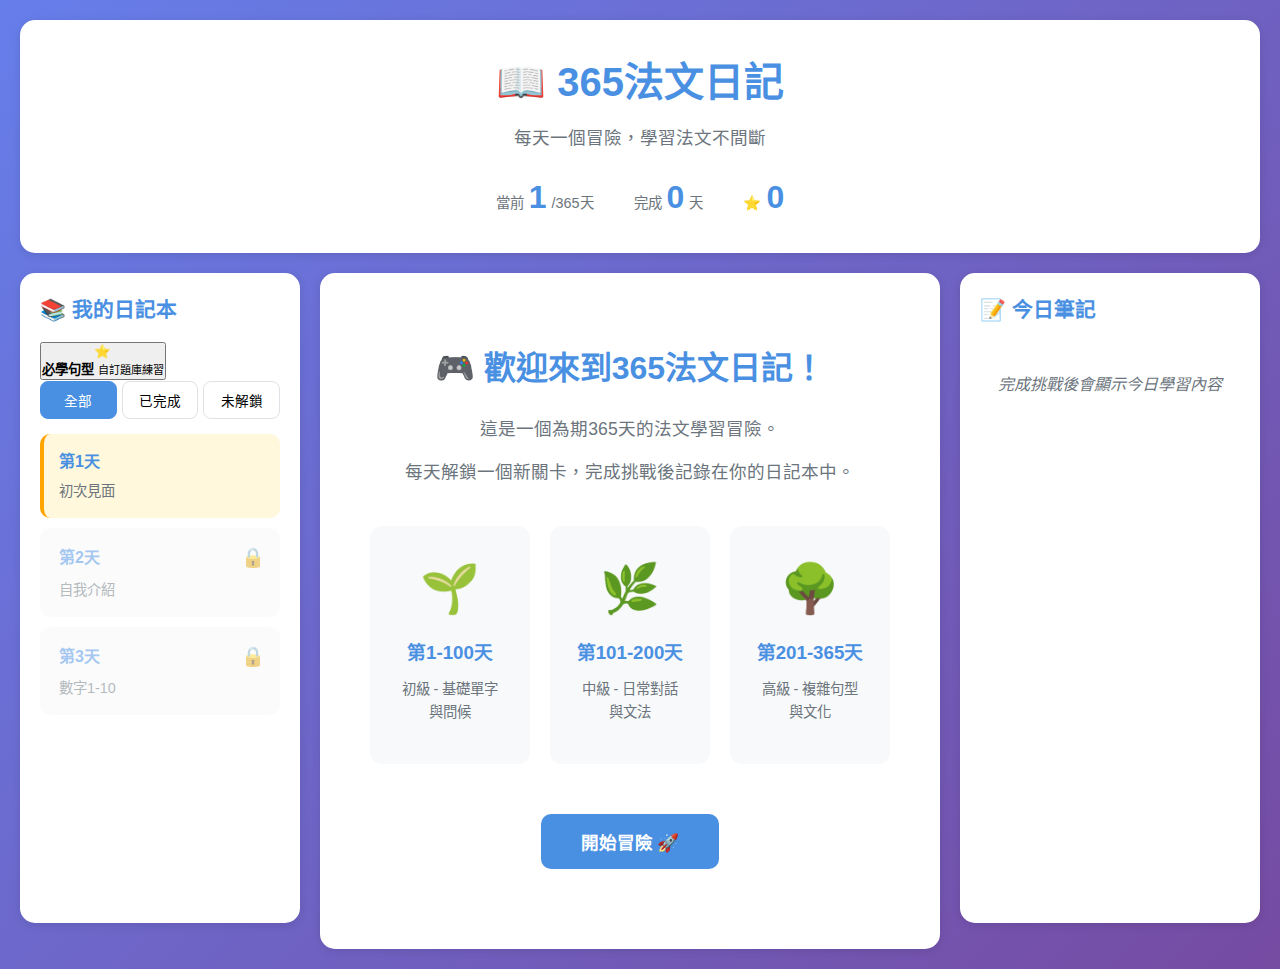
<file: index.html>
<!DOCTYPE html>
<html lang="zh-TW">
<head>
    <meta charset="UTF-8">
    <meta name="viewport" content="width=device-width, initial-scale=1.0">
    <title>365法文日記 🇫🇷 | Journal Français 365</title>
    <link rel="stylesheet" href="style.css">
</head>
<body>
    <div class="container">
        <!-- 頁首 -->
        <header class="header">
            <h1>📖 365法文日記</h1>
            <p class="subtitle">每天一個冒險，學習法文不間斷</p>
            <!--（語音診斷按鈕已移除）-->
            <div class="header-stats">
                <div class="stat">
                    <span class="stat-label">當前</span>
                    <span class="stat-value" id="currentDay">1</span>
                    <span class="stat-label">/365天</span>
                </div>
                <div class="stat">
                    <span class="stat-label">完成</span>
                    <span class="stat-value" id="completedDays">0</span>
                    <span class="stat-label">天</span>
                </div>
                <div class="stat">
                    <span class="stat-label">⭐</span>
                    <span class="stat-value" id="totalStars">0</span>
                </div>
            </div>
        </header>

        <!-- 主要內容區 -->
        <main class="main-content">
            <!-- 左側：日記列表 -->
            <aside class="diary-sidebar">
                <h2>📚 我的日記本</h2>
                
                <!-- 自訂句型按鈕 -->
                <div class="custom-phrases-btn" id="customPhrasesBtn" style="display: none;">
                    <button class="phrases-button">
                        <span class="phrases-icon">⭐</span>
                        <div class="phrases-text">
                            <strong>必學句型</strong>
                            <small>自訂題庫練習</small>
                        </div>
                    </button>
                </div>
                
                <div class="diary-filter">
                    <button class="filter-btn active" data-filter="all">全部</button>
                    <button class="filter-btn" data-filter="completed">已完成</button>
                    <button class="filter-btn" data-filter="locked">未解鎖</button>
                </div>
                <div class="diary-list" id="diaryList">
                    <!-- 日記列表將由JS動態生成 -->
                </div>
            </aside>

            <!-- 中間：遊戲區域 -->
            <section class="game-area">
                <!-- 歡迎畫面 -->
                <div class="welcome-screen" id="welcomeScreen">
                    <div class="welcome-content">
                        <h2>🎮 歡迎來到365法文日記！</h2>
                        <p>這是一個為期365天的法文學習冒險。</p>
                        <p>每天解鎖一個新關卡，完成挑戰後記錄在你的日記本中。</p>
                        <div class="difficulty-info">
                            <div class="diff-card">
                                <span class="diff-icon">🌱</span>
                                <h3>第1-100天</h3>
                                <p>初級 - 基礎單字與問候</p>
                            </div>
                            <div class="diff-card">
                                <span class="diff-icon">🌿</span>
                                <h3>第101-200天</h3>
                                <p>中級 - 日常對話與文法</p>
                            </div>
                            <div class="diff-card">
                                <span class="diff-icon">🌳</span>
                                <h3>第201-365天</h3>
                                <p>高級 - 複雜句型與文化</p>
                            </div>
                        </div>
                        <button class="btn-primary" id="startBtn">開始冒險 🚀</button>
                        <button class="btn-secondary" id="continueBtn" style="display:none;">繼續遊戲</button>
                    </div>
                </div>

                <!-- 遊戲畫面 -->
                <div class="game-screen" id="gameScreen" style="display:none;">
                    <!-- 關卡資訊 -->
                    <div class="level-header">
                        <div class="level-info">
                            <span class="level-badge" id="levelBadge">第1天</span>
                            <h2 id="levelTitle">今天的冒險</h2>
                            <p class="level-difficulty" id="levelDifficulty">🌱 初級</p>
                        </div>
                        <div class="voice-controls">
                            <button class="voice-control-btn active" id="autoPlayToggle">🔊 自動播放：開</button>
                            <div class="speed-control">
                                <label for="speedControl">語速：</label>
                                <input type="range" id="speedControl" min="0.5" max="1.5" step="0.1" value="0.9">
                                <span id="speedValue">0.9x</span>
                            </div>
                            <button class="save-btn" id="manualSaveBtn" title="手動存檔">💾</button>
                        </div>
                        <div class="level-progress">
                            <div class="progress-bar">
                                <div class="progress-fill" id="progressFill"></div>
                            </div>
                            <span class="progress-text" id="progressText">0/5 完成</span>
                        </div>
                    </div>

                    <!-- 故事敘述 -->
                    <div class="story-panel" id="storyPanel">
                        <div class="story-content" id="storyContent">
                            <!-- 故事內容 -->
                        </div>
                    </div>

                    <!-- 問題區域 -->
                    <div class="question-panel" id="questionPanel">
                        <h3 class="question-title" id="questionTitle">問題</h3>
                        <div class="question-content" id="questionContent">
                            <!-- 問題內容 -->
                        </div>
                        <div class="answer-options" id="answerOptions">
                            <!-- 選項 -->
                        </div>
                        <div class="sorting-area" id="sortingArea" style="display:none;">
                            <div class="sorting-instruction">拖曳單字到下方排列成正確的句子</div>
                            <div class="word-bank" id="wordBank">
                                <!-- 待排序的單字 -->
                            </div>
                            <div class="sentence-builder" id="sentenceBuilder">
                                <!-- 拖曳到這裡 -->
                            </div>
                            <button class="btn-submit" id="submitSortingBtn">檢查答案</button>
                        </div>
                        <div class="answer-input-container" id="answerInputContainer" style="display:none;">
                            <input type="text" id="answerInput" class="answer-input" placeholder="輸入你的答案...">
                            <!-- 法文虛擬鍵盤 -->
                            <div class="french-keyboard" id="frenchKeyboard" style="display:none;">
                                <div class="keyboard-title">法文特殊字母</div>
                                <div class="keyboard-buttons">
                                    <button class="key-btn" data-char="à">à</button>
                                    <button class="key-btn" data-char="â">â</button>
                                    <button class="key-btn" data-char="é">é</button>
                                    <button class="key-btn" data-char="è">è</button>
                                    <button class="key-btn" data-char="ê">ê</button>
                                    <button class="key-btn" data-char="ë">ë</button>
                                    <button class="key-btn" data-char="î">î</button>
                                    <button class="key-btn" data-char="ï">ï</button>
                                    <button class="key-btn" data-char="ô">ô</button>
                                    <button class="key-btn" data-char="ù">ù</button>
                                    <button class="key-btn" data-char="û">û</button>
                                    <button class="key-btn" data-char="ü">ü</button>
                                    <button class="key-btn" data-char="ç">ç</button>
                                    <button class="key-btn" data-char="œ">œ</button>
                                    <button class="key-btn" data-char="æ">æ</button>
                                    <button class="key-btn uppercase" data-char="À">À</button>
                                    <button class="key-btn uppercase" data-char="É">É</button>
                                    <button class="key-btn uppercase" data-char="È">È</button>
                                    <button class="key-btn uppercase" data-char="Ç">Ç</button>
                                </div>
                                <div class="keyboard-hint">💡 點擊字母插入到輸入框</div>
                            </div>
                            <button class="btn-submit" id="submitAnswerBtn">提交</button>
                        </div>
                    </div>

                    <!-- 結果反饋 -->
                    <div class="feedback-panel" id="feedbackPanel" style="display:none;">
                        <div class="feedback-content">
                            <div class="feedback-icon" id="feedbackIcon"></div>
                            <h3 id="feedbackTitle"></h3>
                            <p id="feedbackMessage"></p>
                            <button class="btn-primary" id="nextQuestionBtn">下一題</button>
                        </div>
                    </div>

                    <!-- 關卡完成 -->
                    <div class="level-complete" id="levelComplete" style="display:none;">
                        <div class="complete-content">
                            <h2>🎉 恭喜完成今天的冒險！</h2>
                            <div class="stars-earned" id="starsEarned"></div>
                            <div class="level-summary" id="levelSummary"></div>
                            <div class="diary-preview">
                                <h3>📝 今日日記</h3>
                                <div class="diary-entry" id="diaryPreview"></div>
                            </div>
                            <div class="complete-actions">
                                <button class="btn-primary" id="nextDayBtn">繼續下一天 →</button>
                                <button class="btn-secondary" id="rechallengeBtn">🔄 重新挑戰</button>
                                <button class="btn-secondary" id="viewDiaryBtn">查看日記本</button>
                            </div>
                        </div>
                    </div>
                </div>
            </section>

            <!-- 右側：學習筆記 -->
            <aside class="notes-sidebar">
                <h2>📝 今日筆記</h2>
                <div class="notes-content" id="notesContent">
                    <p class="notes-empty">完成挑戰後會顯示今日學習內容</p>
                </div>
                <div class="vocabulary-list" id="vocabularyList">
                    <!-- 單字列表 -->
                </div>
            </aside>
        </main>

        <!-- 日記詳細視窗 -->
        <div class="modal" id="diaryModal">
            <div class="modal-content">
                <span class="modal-close" id="closeModal">&times;</span>
                <h2 id="modalTitle">日記詳情</h2>
                <div class="modal-body" id="modalBody">
                    <!-- 日記內容 -->
                </div>
            </div>
        </div>
    </div>

    <!-- 自訂題庫 - 分類載入 -->
    <script src="custom_questions/basic_examples.js"></script>
    <script src="custom_questions/intentions.js"></script>
    <script src="custom_questions/effects.js"></script>
    <script src="custom_questions/laziness.js"></script>
    <script src="custom_questions/colloquial.js"></script>
    <script src="custom_questions/emotions.js"></script>
    <script src="custom_questions_loader.js"></script>
    
    <script src="data.js"></script>
    <script src="game.js"></script>
    <script>
        // 語速控制顯示更新
        document.addEventListener('DOMContentLoaded', () => {
            const speedControl = document.getElementById('speedControl');
            const speedValue = document.getElementById('speedValue');
            if (speedControl && speedValue) {
                speedControl.addEventListener('input', (e) => {
                    speedValue.textContent = e.target.value + 'x';
                });
            }
        });
    </script>
</body>
</html>
</file>
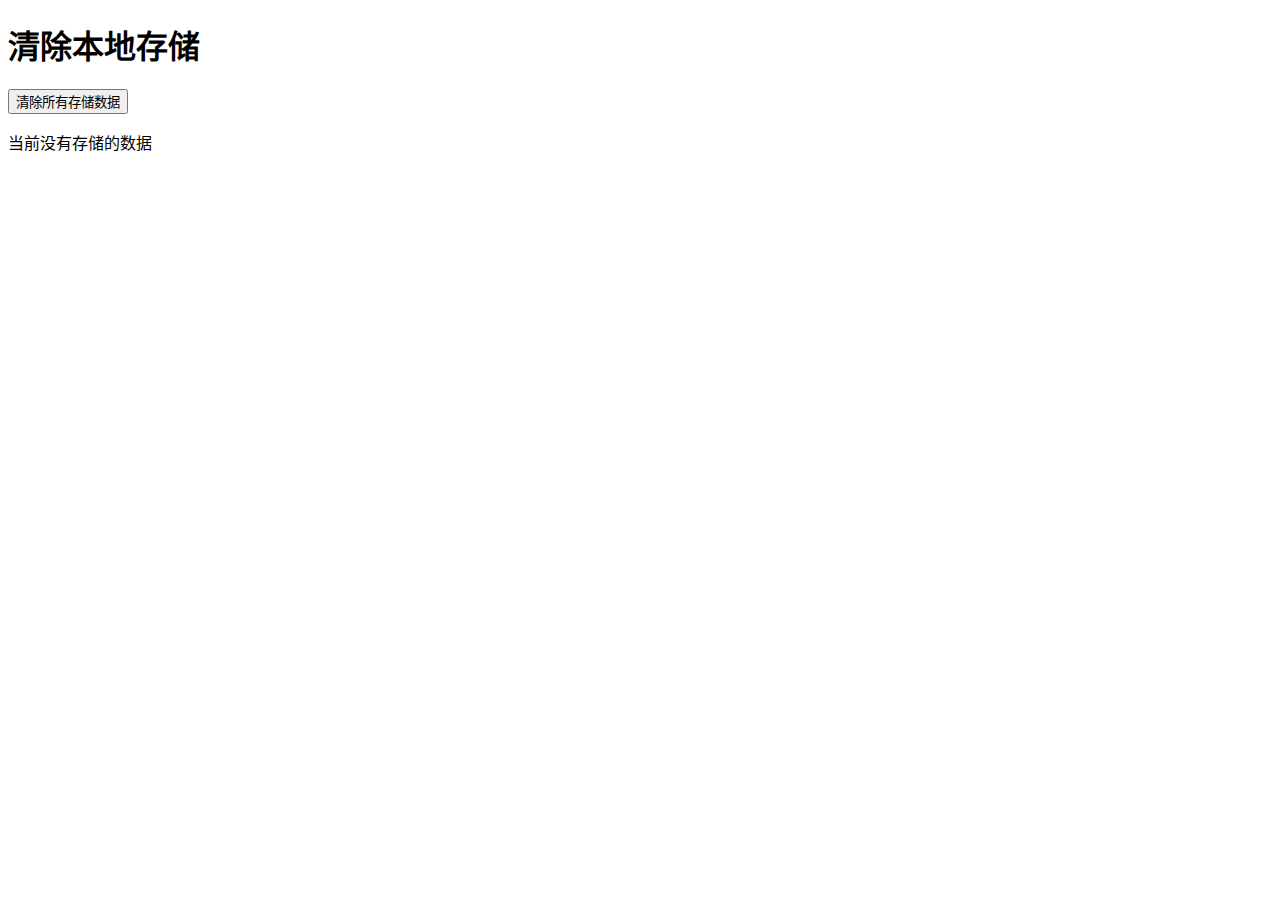
<file: clear_storage.html>
<!DOCTYPE html>
<html lang="zh-TW">
<head>
    <meta charset="UTF-8">
    <title>清除存储并重新开始</title>
</head>
<body>
    <h1>清除本地存储</h1>
    <button onclick="clearStorage()">清除所有存储数据</button>
    <p id="result"></p>
    
    <script>
        function clearStorage() {
            try {
                localStorage.removeItem('frenchDiary365');
                localStorage.removeItem('dailyPracticeQuestions');
                sessionStorage.clear();
                document.getElementById('result').textContent = '✅ 已清除所有存储数据！现在可以重新打开 index.html 进行测试。';
                document.getElementById('result').style.color = 'green';
                
                setTimeout(() => {
                    window.location.href = 'index.html';
                }, 2000);
            } catch (error) {
                document.getElementById('result').textContent = '❌ 错误: ' + error.message;
                document.getElementById('result').style.color = 'red';
            }
        }
        
        // 显示当前存储的内容
        const saved = localStorage.getItem('frenchDiary365');
        if (saved) {
            document.body.innerHTML += '<h2>当前存储内容：</h2><pre>' + saved + '</pre>';
        } else {
            document.body.innerHTML += '<p>当前没有存储的数据</p>';
        }
    </script>
</body>
</html>
</file>
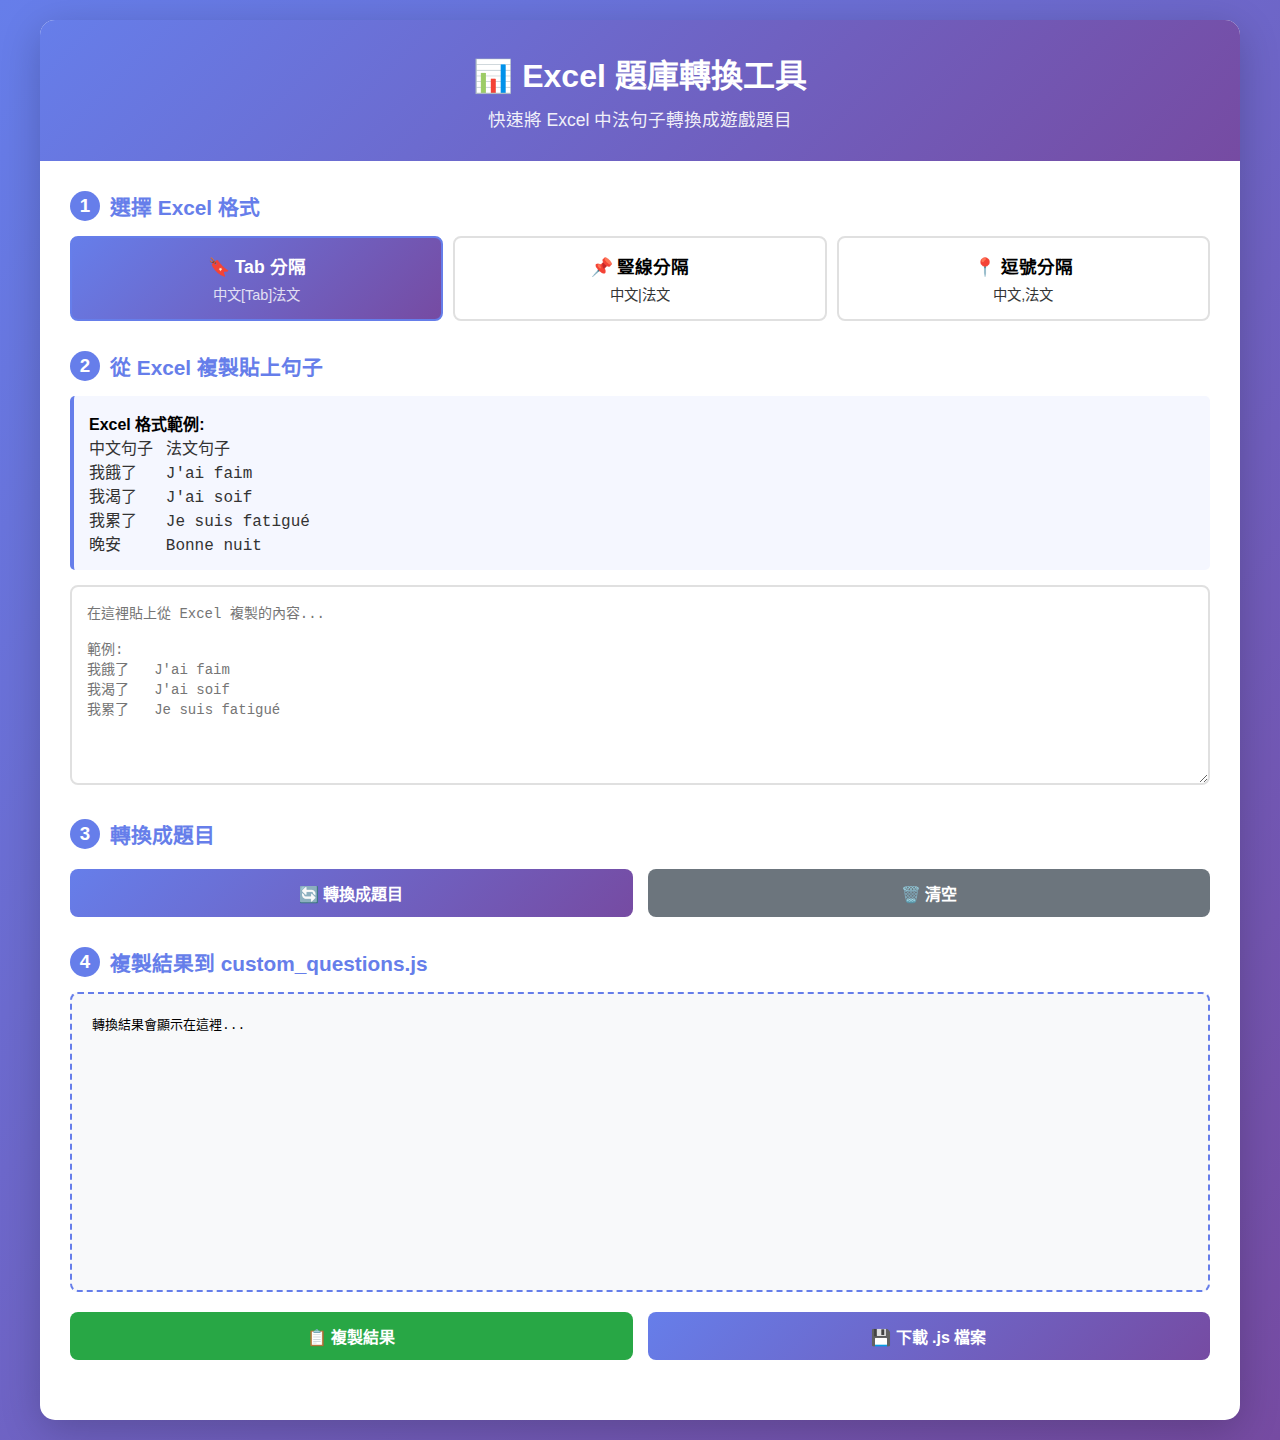
<file: excel_converter.html>
<!DOCTYPE html>
<html lang="zh-TW">
<head>
    <meta charset="UTF-8">
    <meta name="viewport" content="width=device-width, initial-scale=1.0">
    <title>Excel 題庫轉換工具</title>
    <style>
        * {
            margin: 0;
            padding: 0;
            box-sizing: border-box;
        }
        body {
            font-family: 'Segoe UI', Tahoma, Geneva, Verdana, sans-serif;
            background: linear-gradient(135deg, #667eea 0%, #764ba2 100%);
            min-height: 100vh;
            padding: 20px;
        }
        .container {
            max-width: 1200px;
            margin: 0 auto;
            background: white;
            border-radius: 15px;
            box-shadow: 0 10px 40px rgba(0,0,0,0.2);
            overflow: hidden;
        }
        .header {
            background: linear-gradient(135deg, #667eea 0%, #764ba2 100%);
            color: white;
            padding: 30px;
            text-align: center;
        }
        .header h1 {
            font-size: 2em;
            margin-bottom: 10px;
        }
        .header p {
            opacity: 0.9;
            font-size: 1.1em;
        }
        .content {
            padding: 30px;
        }
        .section {
            margin-bottom: 30px;
        }
        .section-title {
            font-size: 1.3em;
            color: #667eea;
            margin-bottom: 15px;
            font-weight: bold;
            display: flex;
            align-items: center;
            gap: 10px;
        }
        .step-number {
            background: #667eea;
            color: white;
            width: 30px;
            height: 30px;
            border-radius: 50%;
            display: flex;
            align-items: center;
            justify-content: center;
            font-size: 0.9em;
        }
        textarea {
            width: 100%;
            min-height: 200px;
            padding: 15px;
            border: 2px solid #e0e0e0;
            border-radius: 8px;
            font-size: 14px;
            font-family: 'Courier New', monospace;
            resize: vertical;
            transition: border-color 0.3s;
        }
        textarea:focus {
            outline: none;
            border-color: #667eea;
        }
        .example-box {
            background: #f5f7ff;
            border-left: 4px solid #667eea;
            padding: 15px;
            margin: 15px 0;
            border-radius: 5px;
        }
        .example-box code {
            display: block;
            font-family: 'Courier New', monospace;
            white-space: pre;
            color: #333;
        }
        .button-group {
            display: flex;
            gap: 15px;
            margin-top: 20px;
            flex-wrap: wrap;
        }
        button {
            padding: 12px 30px;
            border: none;
            border-radius: 8px;
            font-size: 16px;
            font-weight: bold;
            cursor: pointer;
            transition: all 0.3s;
            flex: 1;
            min-width: 150px;
        }
        .btn-primary {
            background: linear-gradient(135deg, #667eea 0%, #764ba2 100%);
            color: white;
        }
        .btn-primary:hover {
            transform: translateY(-2px);
            box-shadow: 0 5px 15px rgba(102, 126, 234, 0.4);
        }
        .btn-secondary {
            background: #6c757d;
            color: white;
        }
        .btn-secondary:hover {
            background: #5a6268;
        }
        .btn-success {
            background: #28a745;
            color: white;
        }
        .btn-success:hover {
            background: #218838;
        }
        .result-box {
            background: #f8f9fa;
            border: 2px dashed #667eea;
            border-radius: 8px;
            padding: 20px;
            min-height: 300px;
            font-family: 'Courier New', monospace;
            font-size: 13px;
            white-space: pre-wrap;
            word-break: break-word;
            max-height: 500px;
            overflow-y: auto;
        }
        .info-box {
            background: #fff3cd;
            border-left: 4px solid #ffc107;
            padding: 15px;
            margin: 15px 0;
            border-radius: 5px;
            color: #856404;
        }
        .success-box {
            background: #d4edda;
            border-left: 4px solid #28a745;
            padding: 15px;
            margin: 15px 0;
            border-radius: 5px;
            color: #155724;
        }
        .format-selector {
            display: flex;
            gap: 10px;
            margin: 15px 0;
        }
        .format-option {
            flex: 1;
            padding: 15px;
            border: 2px solid #e0e0e0;
            border-radius: 8px;
            cursor: pointer;
            transition: all 0.3s;
            text-align: center;
        }
        .format-option:hover {
            border-color: #667eea;
            background: #f5f7ff;
        }
        .format-option.active {
            border-color: #667eea;
            background: linear-gradient(135deg, #667eea 0%, #764ba2 100%);
            color: white;
        }
        .format-option h3 {
            margin-bottom: 5px;
            font-size: 1.1em;
        }
        .format-option p {
            font-size: 0.9em;
            opacity: 0.8;
        }
    </style>
</head>
<body>
    <div class="container">
        <div class="header">
            <h1>📊 Excel 題庫轉換工具</h1>
            <p>快速將 Excel 中法句子轉換成遊戲題目</p>
        </div>
        
        <div class="content">
            <!-- 步驟 1: 選擇格式 -->
            <div class="section">
                <div class="section-title">
                    <span class="step-number">1</span>
                    <span>選擇 Excel 格式</span>
                </div>
                <div class="format-selector">
                    <div class="format-option active" onclick="selectFormat('tab')">
                        <h3>🔖 Tab 分隔</h3>
                        <p>中文[Tab]法文</p>
                    </div>
                    <div class="format-option" onclick="selectFormat('pipe')">
                        <h3>📌 豎線分隔</h3>
                        <p>中文|法文</p>
                    </div>
                    <div class="format-option" onclick="selectFormat('comma')">
                        <h3>📍 逗號分隔</h3>
                        <p>中文,法文</p>
                    </div>
                </div>
            </div>

            <!-- 步驟 2: 貼上資料 -->
            <div class="section">
                <div class="section-title">
                    <span class="step-number">2</span>
                    <span>從 Excel 複製貼上句子</span>
                </div>
                <div class="example-box">
                    <strong>Excel 格式範例:</strong>
                    <code>中文句子	法文句子
我餓了	J'ai faim
我渴了	J'ai soif
我累了	Je suis fatigué
晚安	Bonne nuit</code>
                </div>
                <textarea id="inputText" placeholder="在這裡貼上從 Excel 複製的內容...&#10;&#10;範例:&#10;我餓了	J'ai faim&#10;我渴了	J'ai soif&#10;我累了	Je suis fatigué"></textarea>
            </div>

            <!-- 步驟 3: 轉換 -->
            <div class="section">
                <div class="section-title">
                    <span class="step-number">3</span>
                    <span>轉換成題目</span>
                </div>
                <div class="button-group">
                    <button class="btn-primary" onclick="convertToQuestions()">🔄 轉換成題目</button>
                    <button class="btn-secondary" onclick="clearAll()">🗑️ 清空</button>
                </div>
                <div class="info-box" id="statusBox" style="display:none;"></div>
            </div>

            <!-- 步驟 4: 結果 -->
            <div class="section">
                <div class="section-title">
                    <span class="step-number">4</span>
                    <span>複製結果到 custom_questions.js</span>
                </div>
                <div class="result-box" id="resultBox">轉換結果會顯示在這裡...</div>
                <div class="button-group">
                    <button class="btn-success" onclick="copyResult()">📋 複製結果</button>
                    <button class="btn-primary" onclick="downloadResult()">💾 下載 .js 檔案</button>
                </div>
                <div class="success-box" id="successBox" style="display:none;">✅ 已複製到剪貼簿!</div>
            </div>
        </div>
    </div>

    <script>
        let currentFormat = 'tab';
        
        function selectFormat(format) {
            currentFormat = format;
            document.querySelectorAll('.format-option').forEach(el => {
                el.classList.remove('active');
            });
            event.target.closest('.format-option').classList.add('active');
        }

        function convertToQuestions() {
            const input = document.getElementById('inputText').value.trim();
            if (!input) {
                showStatus('❌ 請先貼上 Excel 資料!', 'error');
                return;
            }

            const lines = input.split('\n').filter(line => line.trim());
            const questions = [];
            let skipped = 0;

            // 選擇分隔符
            let separator = '\t';
            if (currentFormat === 'pipe') separator = '|';
            if (currentFormat === 'comma') separator = ',';

            lines.forEach((line, index) => {
                const parts = line.split(separator).map(p => p.trim());
                
                if (parts.length < 2) {
                    skipped++;
                    return;
                }

                const chinese = parts[0];
                const french = parts[1];

                if (!chinese || !french) {
                    skipped++;
                    return;
                }

                // 生成選擇題
                const question = {
                    type: "multiple",
                    question: `「${chinese}」的法文是?`,
                    options: generateOptions(french),
                    answer: 0,
                    frenchText: french,
                    explanation: `${french} 是「${chinese}」的法文表達。`,
                    vocabulary: [
                        { french: french.toLowerCase(), chinese: chinese, pronunciation: "請補充發音" }
                    ]
                };

                questions.push(question);
            });

            if (questions.length === 0) {
                showStatus('❌ 沒有成功轉換任何題目,請檢查格式!', 'error');
                return;
            }

            // 生成 JavaScript 程式碼
            const result = generateCode(questions);
            document.getElementById('resultBox').textContent = result;
            
            showStatus(`✅ 成功轉換 ${questions.length} 題${skipped > 0 ? ` (跳過 ${skipped} 行)` : ''}`, 'success');
        }

        function generateOptions(correctAnswer) {
            // 常用的干擾選項
            const distractors = [
                "Bonjour", "Merci", "Au revoir", "S'il vous plaît",
                "Oui", "Non", "Pardon", "Excusez-moi",
                "Je suis", "J'ai", "Tu es", "Il est",
                "Bonne nuit", "Bon matin", "Ça va", "Comment allez-vous"
            ];
            
            const options = [correctAnswer];
            const availableDistractors = distractors.filter(d => d !== correctAnswer);
            
            // 隨機選3個干擾項
            while (options.length < 4 && availableDistractors.length > 0) {
                const randomIndex = Math.floor(Math.random() * availableDistractors.length);
                options.push(availableDistractors.splice(randomIndex, 1)[0]);
            }
            
            // 如果干擾項不夠,補充通用選項
            while (options.length < 4) {
                options.push(`選項 ${options.length}`);
            }
            
            return options;
        }

        function generateCode(questions) {
            let code = '// 從 Excel 轉換的題目\n// 請複製以下內容到 custom_questions.js 的 customQuestions 陣列中\n\n';
            
            questions.forEach((q, index) => {
                code += `    // 題目 ${index + 1}\n`;
                code += `    {\n`;
                code += `        type: "${q.type}",\n`;
                code += `        question: "${q.question}",\n`;
                code += `        options: ${JSON.stringify(q.options)},\n`;
                code += `        answer: ${q.answer},\n`;
                code += `        frenchText: "${q.frenchText}",\n`;
                code += `        explanation: "${q.explanation}",\n`;
                code += `        vocabulary: [\n`;
                code += `            { french: "${q.vocabulary[0].french}", chinese: "${q.vocabulary[0].chinese}", pronunciation: "${q.vocabulary[0].pronunciation}" }\n`;
                code += `        ]\n`;
                code += `    },\n\n`;
            });
            
            return code;
        }

        function showStatus(message, type) {
            const statusBox = document.getElementById('statusBox');
            statusBox.textContent = message;
            statusBox.style.display = 'block';
            statusBox.className = type === 'success' ? 'success-box' : 'info-box';
            
            setTimeout(() => {
                statusBox.style.display = 'none';
            }, 3000);
        }

        function copyResult() {
            const resultBox = document.getElementById('resultBox');
            const text = resultBox.textContent;
            
            if (!text || text === '轉換結果會顯示在這裡...') {
                showStatus('❌ 沒有可複製的內容!', 'error');
                return;
            }
            
            navigator.clipboard.writeText(text).then(() => {
                const successBox = document.getElementById('successBox');
                successBox.style.display = 'block';
                setTimeout(() => {
                    successBox.style.display = 'none';
                }, 2000);
            });
        }

        function downloadResult() {
            const resultBox = document.getElementById('resultBox');
            const text = resultBox.textContent;
            
            if (!text || text === '轉換結果會顯示在這裡...') {
                showStatus('❌ 沒有可下載的內容!', 'error');
                return;
            }
            
            const blob = new Blob([text], { type: 'text/javascript' });
            const url = URL.createObjectURL(blob);
            const a = document.createElement('a');
            a.href = url;
            a.download = 'my_questions.js';
            a.click();
            URL.revokeObjectURL(url);
            
            showStatus('✅ 已下載檔案!', 'success');
        }

        function clearAll() {
            document.getElementById('inputText').value = '';
            document.getElementById('resultBox').textContent = '轉換結果會顯示在這裡...';
            showStatus('🗑️ 已清空', 'success');
        }
    </script>
</body>
</html>
</file>
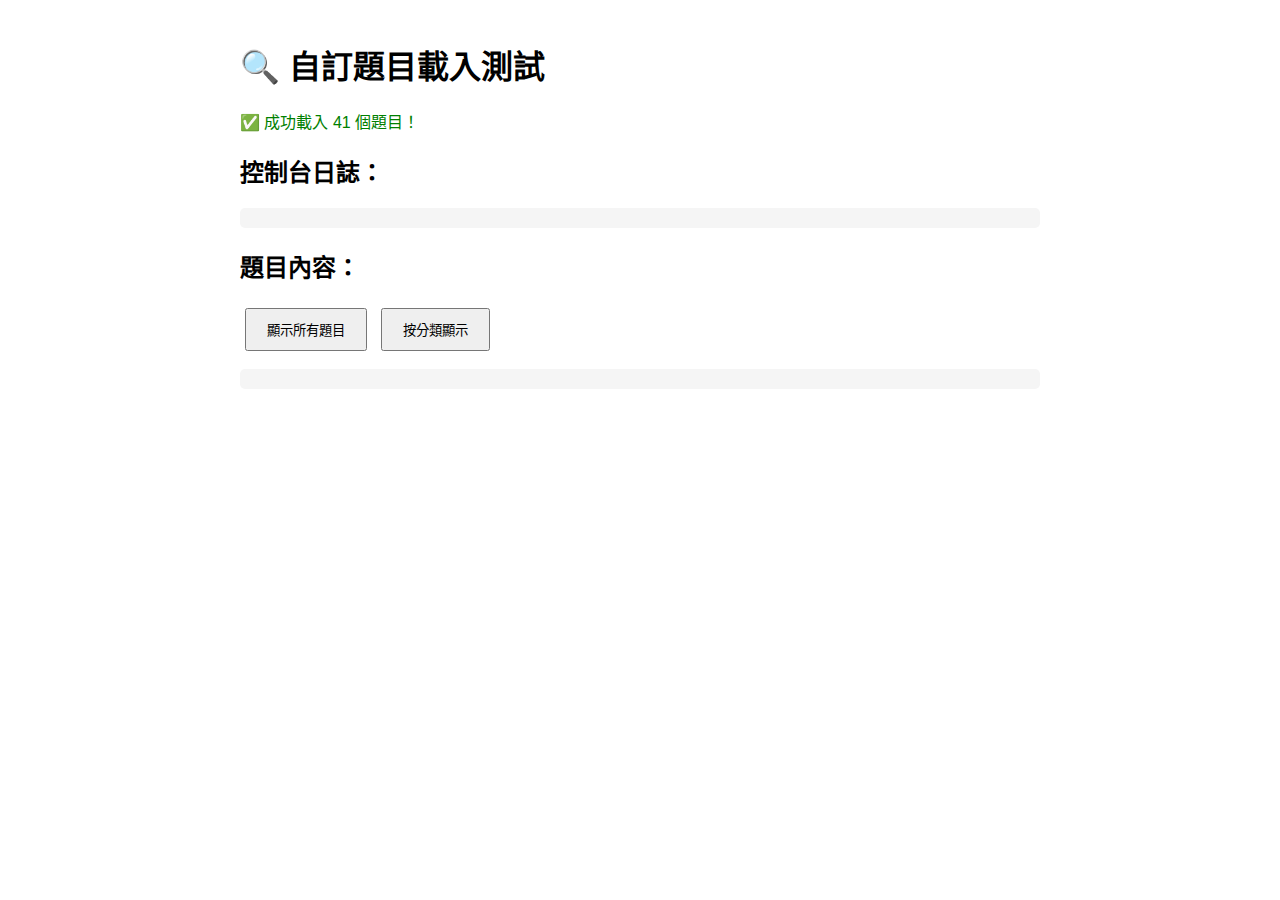
<file: test_custom_questions.html>
<!DOCTYPE html>
<html lang="zh-TW">
<head>
    <meta charset="UTF-8">
    <title>測試自訂題目載入</title>
    <style>
        body { font-family: Arial, sans-serif; padding: 20px; max-width: 800px; margin: 0 auto; }
        .success { color: green; }
        .error { color: red; }
        pre { background: #f5f5f5; padding: 10px; border-radius: 5px; }
        button { padding: 10px 20px; margin: 5px; cursor: pointer; }
    </style>
</head>
<body>
    <h1>🔍 自訂題目載入測試</h1>
    
    <div id="status">載入中...</div>
    
    <h2>控制台日誌：</h2>
    <pre id="console"></pre>
    
    <h2>題目內容：</h2>
    <button onclick="showQuestions()">顯示所有題目</button>
    <button onclick="showByCategory()">按分類顯示</button>
    <pre id="questions"></pre>

    <!-- 載入所有題目檔案 -->
    <script src="custom_questions/basic_examples.js"></script>
    <script src="custom_questions/intentions.js"></script>
    <script src="custom_questions/effects.js"></script>
    <script src="custom_questions/laziness.js"></script>
    <script src="custom_questions/colloquial.js"></script>
    <script src="custom_questions/emotions.js"></script>
    <script src="custom_questions_loader.js"></script>
    
    <script>
        const logs = [];
        const originalLog = console.log;
        const originalError = console.error;
        const originalTable = console.table;
        
        console.log = function(...args) {
            logs.push('[LOG] ' + args.join(' '));
            originalLog.apply(console, args);
            updateConsole();
        };
        
        console.error = function(...args) {
            logs.push('[ERROR] ' + args.join(' '));
            originalError.apply(console, args);
            updateConsole();
        };
        
        console.table = function(data) {
            logs.push('[TABLE] ' + JSON.stringify(data, null, 2));
            originalTable.apply(console, arguments);
            updateConsole();
        };
        
        function updateConsole() {
            document.getElementById('console').textContent = logs.join('\n');
        }
        
        function checkStatus() {
            const status = document.getElementById('status');
            
            if (typeof window.customQuestions !== 'undefined' && window.customQuestions.length > 0) {
                status.innerHTML = `<span class="success">✅ 成功載入 ${window.customQuestions.length} 個題目！</span>`;
            } else {
                status.innerHTML = `<span class="error">❌ 尚未載入題目或題目為空</span>`;
            }
        }
        
        function showQuestions() {
            const questionsDiv = document.getElementById('questions');
            if (window.customQuestions) {
                questionsDiv.textContent = JSON.stringify(window.customQuestions, null, 2);
            } else {
                questionsDiv.textContent = '❌ window.customQuestions 不存在';
            }
        }
        
        function showByCategory() {
            const questionsDiv = document.getElementById('questions');
            const categories = {
                '基礎範例': window.basicExamples,
                '意願表達': window.intentions,
                '影響與改變': window.effects,
                '懶散表達': window.laziness,
                '口語俚語': window.colloquial,
                '情感與反應': window.emotions
            };
            
            let output = '';
            for (const [name, data] of Object.entries(categories)) {
                output += `\n=== ${name} ===\n`;
                output += `題目數: ${data?.length || 0}\n`;
                if (data && data.length > 0) {
                    output += `第一題: ${data[0].question}\n`;
                }
            }
            questionsDiv.textContent = output;
        }
        
        // 定期檢查狀態
        setInterval(checkStatus, 500);
        
        // 監聽自訂題目載入事件
        window.addEventListener('customQuestionsLoaded', () => {
            console.log('🎉 收到 customQuestionsLoaded 事件！');
            checkStatus();
        });
    </script>
</body>
</html>
</file>
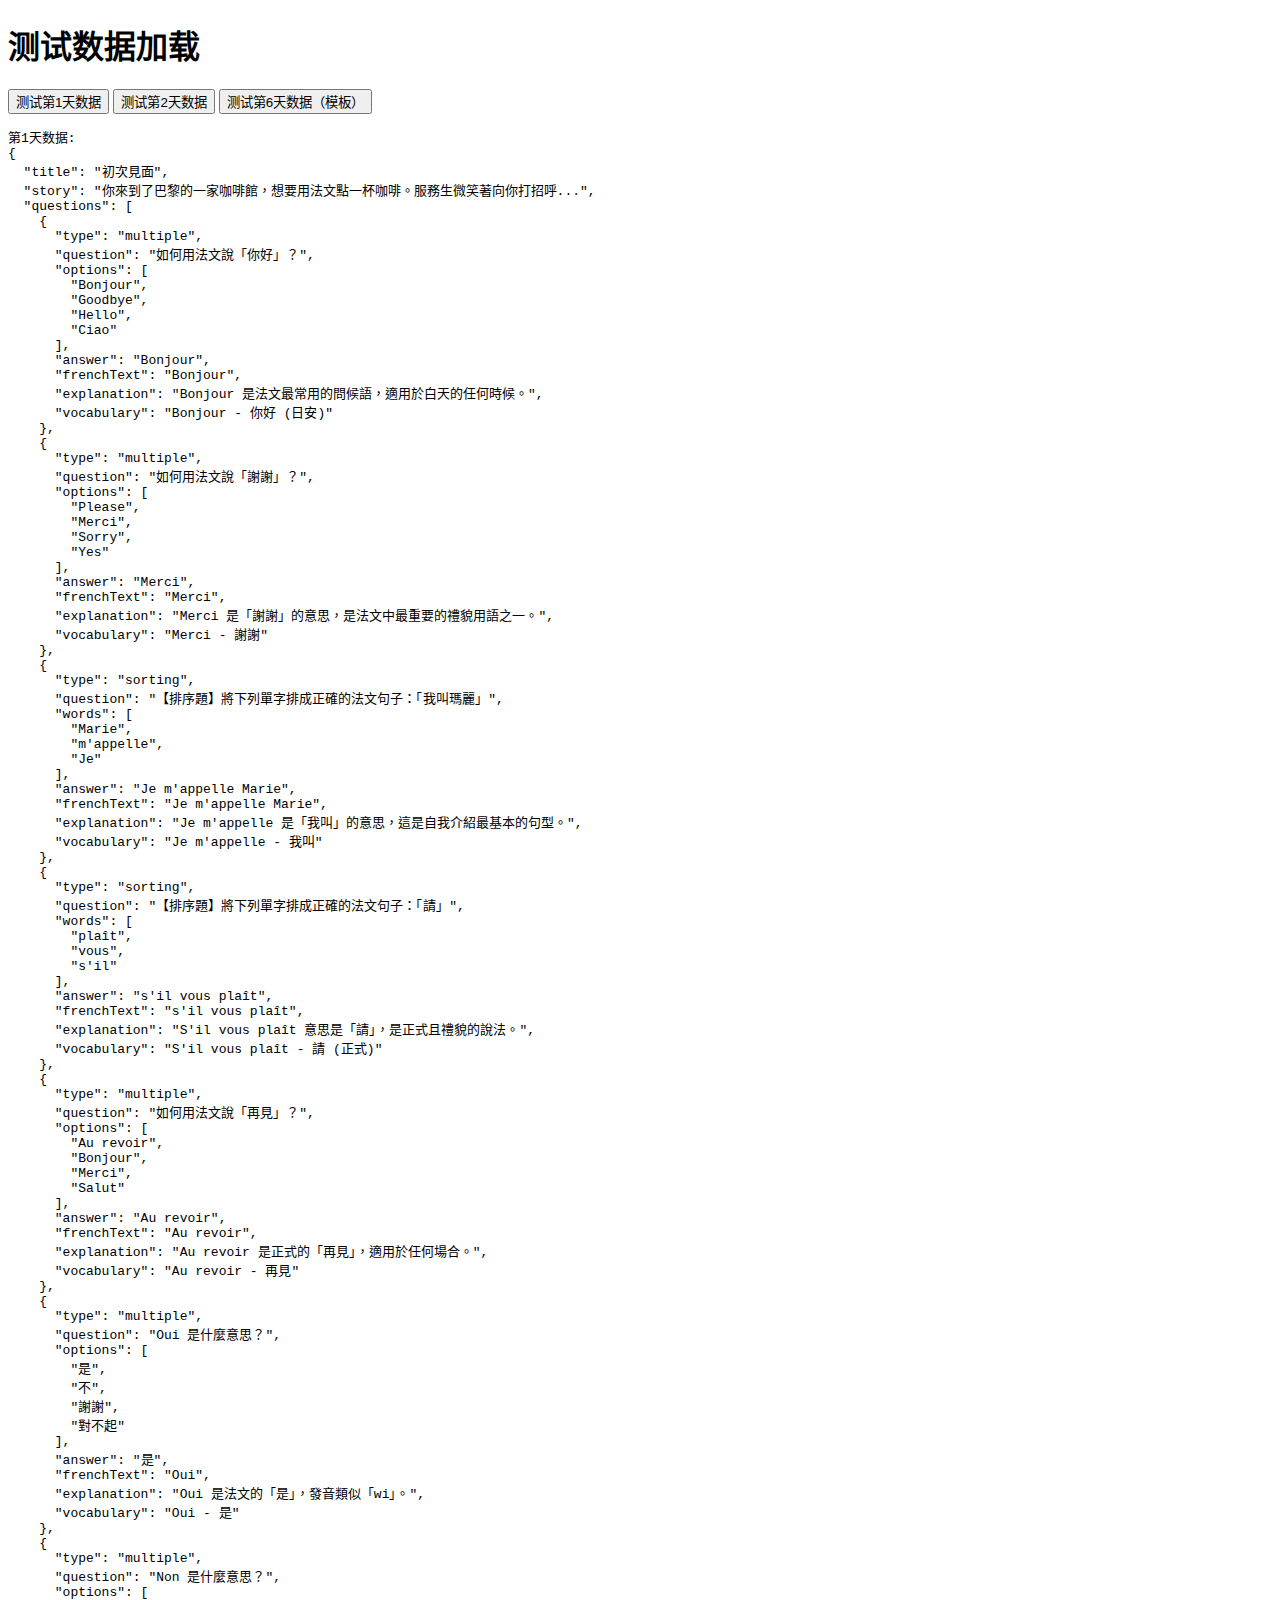
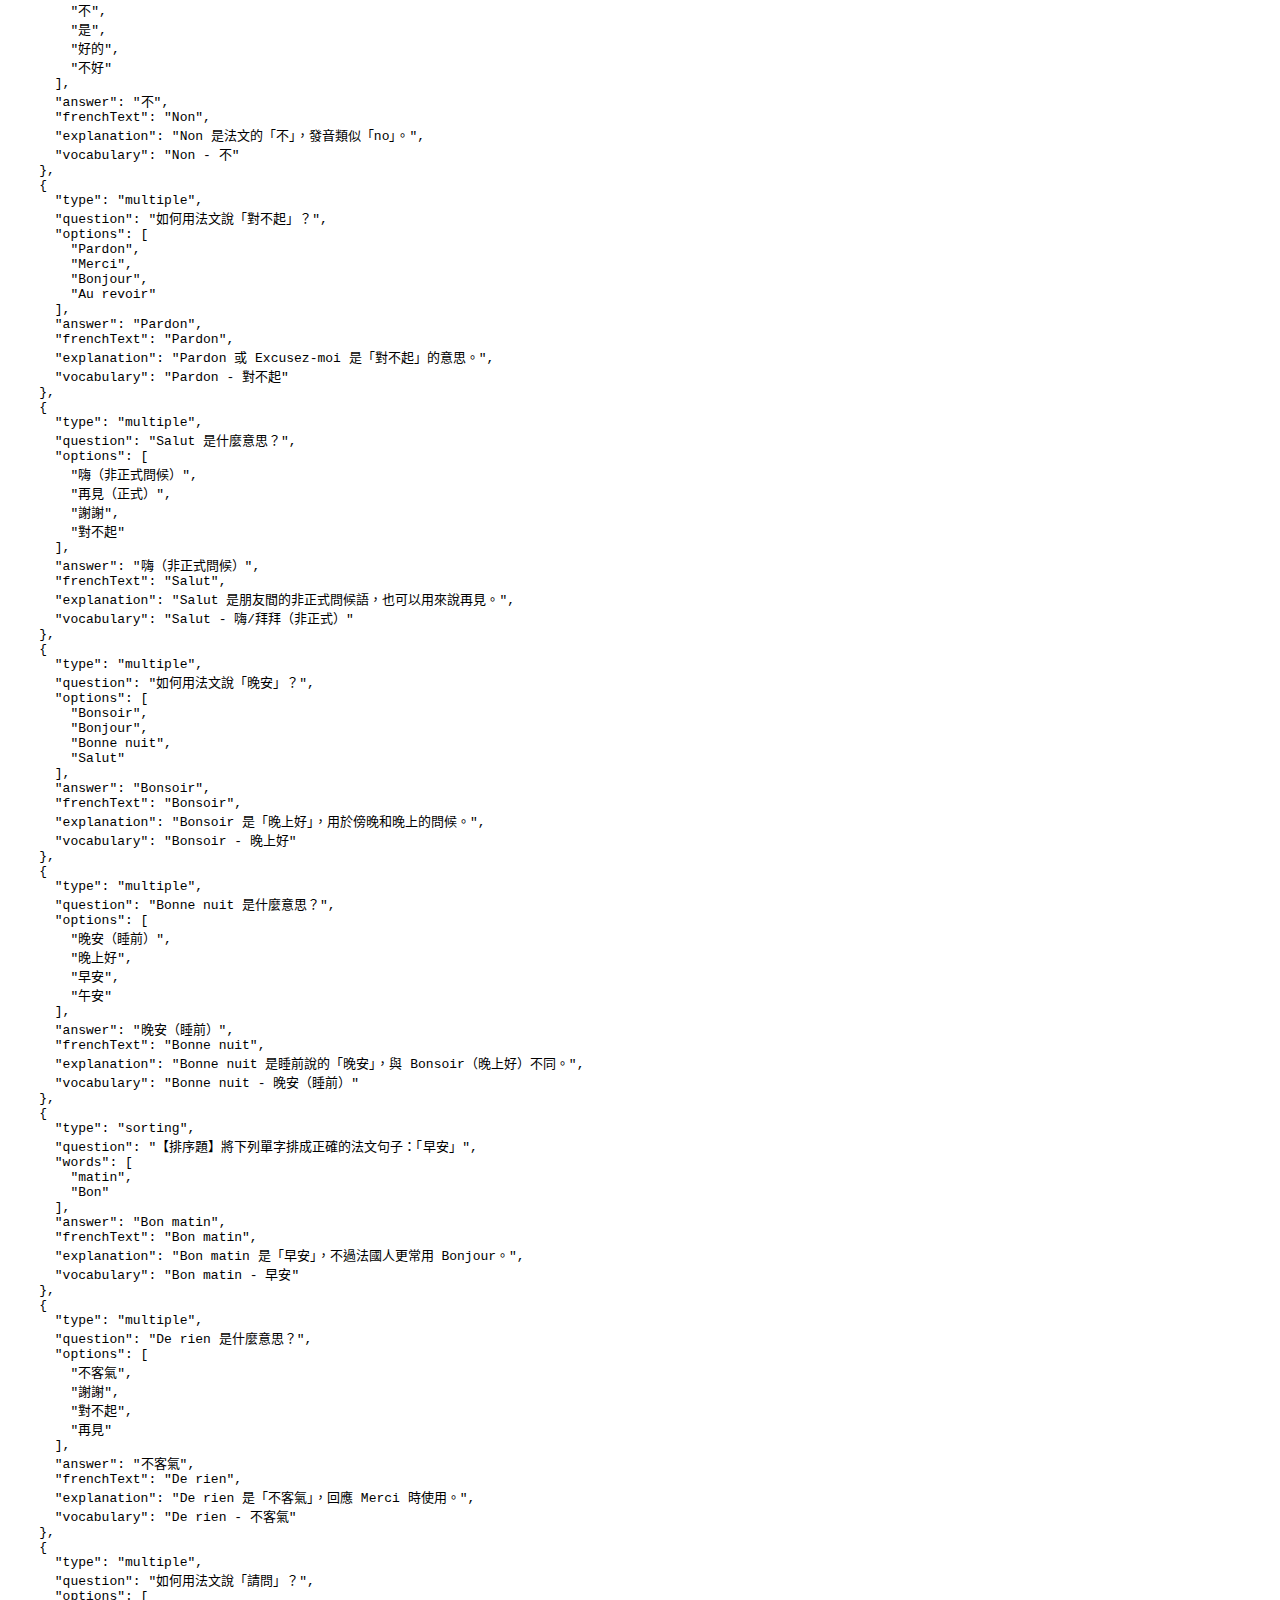
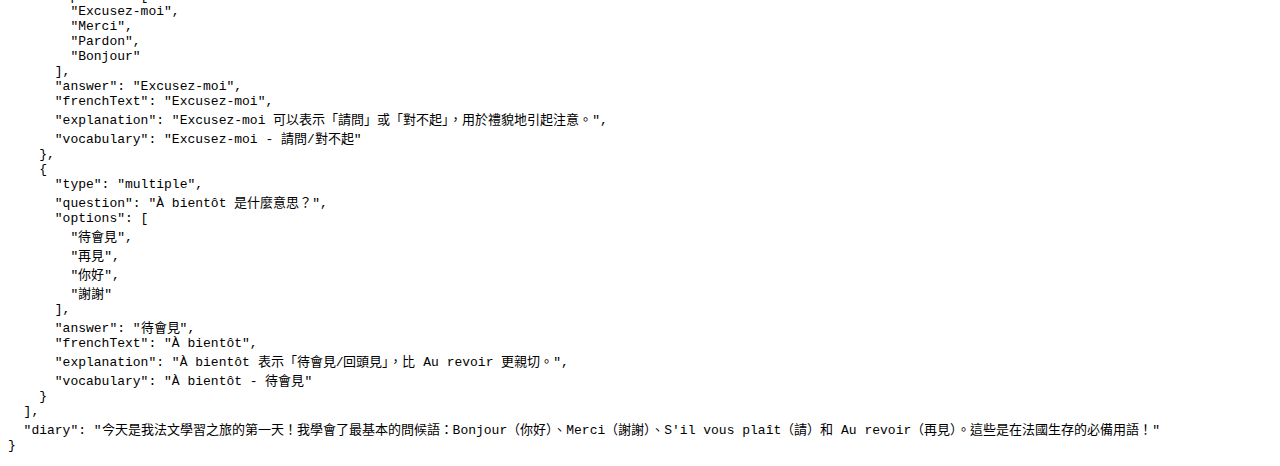
<file: test_data.html>
<!DOCTYPE html>
<html lang="zh-TW">
<head>
    <meta charset="UTF-8">
    <meta name="viewport" content="width=device-width, initial-scale=1.0">
    <title>测试数据加载</title>
</head>
<body>
    <h1>测试数据加载</h1>
    <button onclick="testData()">测试第1天数据</button>
    <button onclick="testData2()">测试第2天数据</button>
    <button onclick="testData6()">测试第6天数据（模板）</button>
    <pre id="output"></pre>

    <script src="data.js"></script>
    <script>
        function testData() {
            const output = document.getElementById('output');
            try {
                const data = window.getDayContent(1);
                output.textContent = '第1天数据:\n' + JSON.stringify(data, null, 2);
            } catch (error) {
                output.textContent = '错误: ' + error.message + '\n' + error.stack;
            }
        }

        function testData2() {
            const output = document.getElementById('output');
            try {
                const data = window.getDayContent(2);
                output.textContent = '第2天数据:\n' + JSON.stringify(data, null, 2);
            } catch (error) {
                output.textContent = '错误: ' + error.message + '\n' + error.stack;
            }
        }

        function testData6() {
            const output = document.getElementById('output');
            try {
                const data = window.getDayContent(6);
                output.textContent = '第6天数据（模板）:\n' + JSON.stringify(data, null, 2);
            } catch (error) {
                output.textContent = '错误: ' + error.message + '\n' + error.stack;
            }
        }

        // 自动测试第1天
        window.onload = function() {
            testData();
        };
    </script>
</body>
</html>
</file>
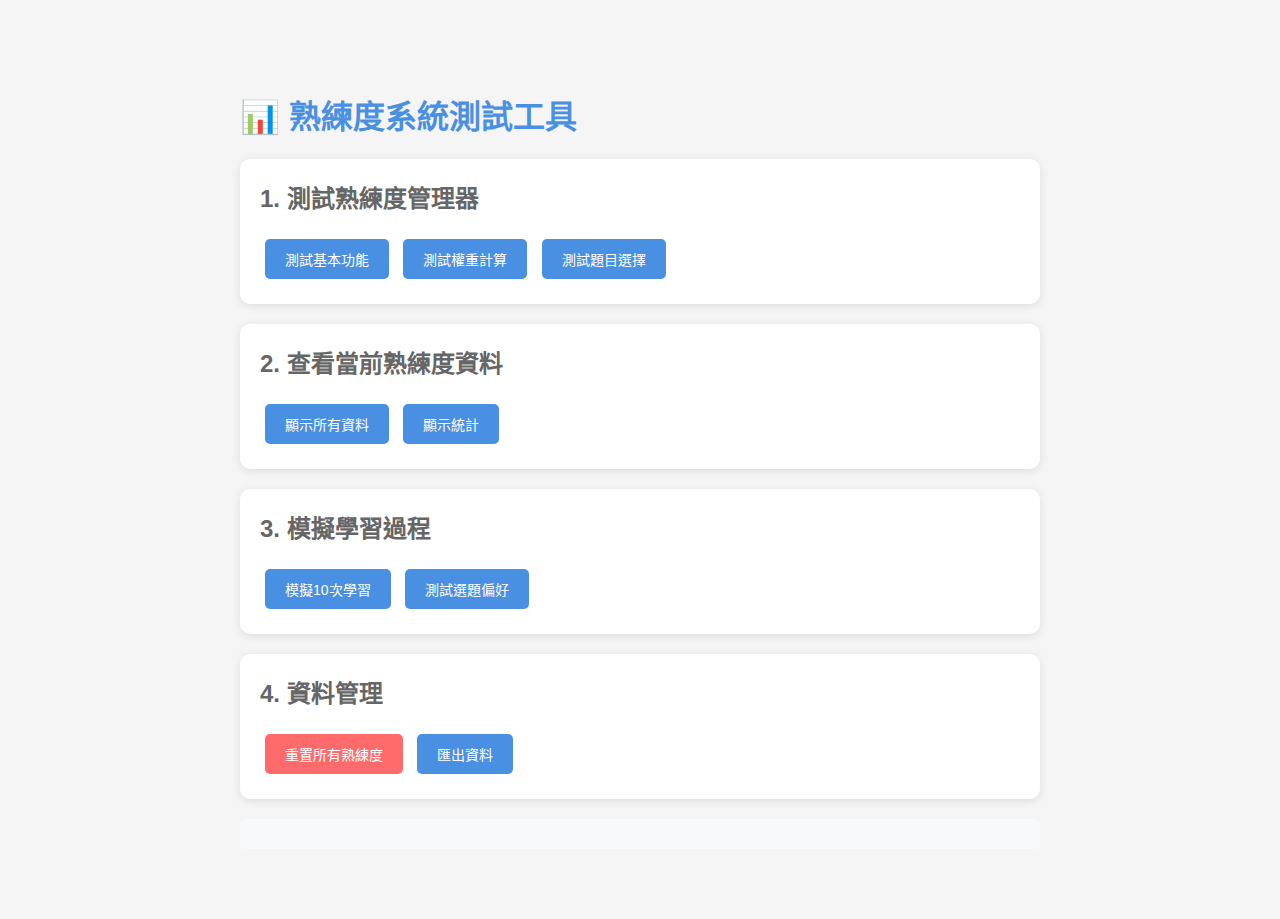
<file: test_proficiency.html>
<!DOCTYPE html>
<html lang="zh-TW">
<head>
    <meta charset="UTF-8">
    <meta name="viewport" content="width=device-width, initial-scale=1.0">
    <title>熟練度系統測試</title>
    <style>
        body {
            font-family: Arial, sans-serif;
            max-width: 800px;
            margin: 50px auto;
            padding: 20px;
            background: #f5f5f5;
        }
        .test-section {
            background: white;
            padding: 20px;
            margin: 20px 0;
            border-radius: 10px;
            box-shadow: 0 2px 10px rgba(0,0,0,0.1);
        }
        h1 { color: #4a90e2; }
        h2 { color: #666; margin-top: 0; }
        button {
            padding: 10px 20px;
            margin: 5px;
            border: none;
            border-radius: 5px;
            cursor: pointer;
            font-size: 14px;
        }
        .btn-test {
            background: #4a90e2;
            color: white;
        }
        .btn-reset {
            background: #ff6b6b;
            color: white;
        }
        #result {
            margin-top: 20px;
            padding: 15px;
            background: #f8f9fa;
            border-radius: 5px;
            white-space: pre-wrap;
            font-family: monospace;
        }
        .proficiency-level {
            display: inline-block;
            padding: 3px 8px;
            border-radius: 3px;
            margin: 2px;
            font-size: 12px;
        }
        .level-0 { background: #ff6b6b; color: white; }
        .level-1 { background: #ffa500; color: white; }
        .level-2 { background: #ffd700; color: black; }
        .level-3 { background: #50c878; color: white; }
        .level-4 { background: #4a90e2; color: white; }
        .level-5 { background: #7b68ee; color: white; }
    </style>
</head>
<body>
    <h1>📊 熟練度系統測試工具</h1>
    
    <div class="test-section">
        <h2>1. 測試熟練度管理器</h2>
        <button class="btn-test" onclick="testProficiencyManager()">測試基本功能</button>
        <button class="btn-test" onclick="testWeightCalculation()">測試權重計算</button>
        <button class="btn-test" onclick="testQuestionSelection()">測試題目選擇</button>
    </div>
    
    <div class="test-section">
        <h2>2. 查看當前熟練度資料</h2>
        <button class="btn-test" onclick="showProficiencyData()">顯示所有資料</button>
        <button class="btn-test" onclick="showStatistics()">顯示統計</button>
    </div>
    
    <div class="test-section">
        <h2>3. 模擬學習過程</h2>
        <button class="btn-test" onclick="simulateLearning()">模擬10次學習</button>
        <button class="btn-test" onclick="testSelectionBias()">測試選題偏好</button>
    </div>
    
    <div class="test-section">
        <h2>4. 資料管理</h2>
        <button class="btn-reset" onclick="resetProficiencyData()">重置所有熟練度</button>
        <button class="btn-test" onclick="exportData()">匯出資料</button>
    </div>
    
    <div id="result"></div>
    
    <script src="game.js"></script>
    <script>
        const pm = new ProficiencyManager();
        
        function log(message) {
            const result = document.getElementById('result');
            result.textContent = message + '\n' + result.textContent;
        }
        
        function testProficiencyManager() {
            log('=== 測試熟練度管理器 ===');
            
            // 測試記錄熟練度
            pm.recordProficiency('Bonjour', 'proficient');
            pm.recordProficiency('Merci', 'not_proficient');
            pm.recordProficiency('Bonjour', 'proficient');
            
            log('已記錄: Bonjour (熟練x2), Merci (不熟練x1)');
            log('Bonjour 權重: ' + pm.getWeight('Bonjour'));
            log('Merci 權重: ' + pm.getWeight('Merci'));
            log('新句子權重: ' + pm.getWeight('Au revoir'));
            log('✅ 基本功能測試完成\n');
        }
        
        function testWeightCalculation() {
            log('=== 測試權重計算 ===');
            
            const testCases = [
                { text: 'Level 0', level: 0 },
                { text: 'Level 1', level: 1 },
                { text: 'Level 2', level: 2 },
                { text: 'Level 3', level: 3 },
                { text: 'Level 4', level: 4 },
                { text: 'Level 5', level: 5 }
            ];
            
            testCases.forEach(tc => {
                // 手動設定等級
                pm.proficiencyData[tc.text] = {
                    level: tc.level,
                    lastReviewed: new Date().toISOString(),
                    reviewCount: 1
                };
                const weight = pm.getWeight(tc.text);
                log(`${tc.text}: 權重 = ${weight.toFixed(2)}`);
            });
            
            pm.saveProficiency();
            log('✅ 權重計算測試完成\n');
        }
        
        function testQuestionSelection() {
            log('=== 測試題目選擇 ===');
            
            // 創建測試題目
            const testQuestions = [];
            for (let i = 1; i <= 50; i++) {
                testQuestions.push({
                    question: `測試句子 ${i}`,
                    frenchText: `Test ${i}`,
                    answer: `Answer ${i}`
                });
            }
            
            // 設定一些熟練度
            for (let i = 1; i <= 20; i++) {
                pm.proficiencyData[`Test ${i}`] = {
                    level: Math.floor(i / 4), // 0-5
                    lastReviewed: new Date().toISOString(),
                    reviewCount: i
                };
            }
            pm.saveProficiency();
            
            const selected = pm.selectQuestions(testQuestions, 30);
            log(`從 ${testQuestions.length} 題中選出 ${selected.length} 題`);
            
            const stats = pm.getProficiencyStats(selected);
            log('熟練度分布:');
            log(`  🆕 新題目: ${stats.new}`);
            log(`  ❌ 低熟練: ${stats.low}`);
            log(`  📚 中等: ${stats.medium}`);
            log(`  ✅ 高熟練: ${stats.high}`);
            log('✅ 題目選擇測試完成\n');
        }
        
        function showProficiencyData() {
            log('=== 當前熟練度資料 ===');
            
            const data = pm.proficiencyData;
            const entries = Object.entries(data);
            
            if (entries.length === 0) {
                log('❌ 目前沒有任何熟練度資料');
                return;
            }
            
            entries.sort((a, b) => a[1].level - b[1].level);
            
            entries.forEach(([text, info]) => {
                const levelClass = `level-${info.level}`;
                const date = new Date(info.lastReviewed).toLocaleString('zh-TW');
                log(`${text}: Level ${info.level} | 複習 ${info.reviewCount} 次 | ${date}`);
            });
            
            log(`\n總計: ${entries.length} 個句子\n`);
        }
        
        function showStatistics() {
            log('=== 熟練度統計 ===');
            
            const data = pm.proficiencyData;
            const entries = Object.entries(data);
            
            if (entries.length === 0) {
                log('❌ 目前沒有任何資料');
                return;
            }
            
            const stats = {
                total: entries.length,
                byLevel: [0, 0, 0, 0, 0, 0],
                totalReviews: 0,
                avgLevel: 0
            };
            
            entries.forEach(([_, info]) => {
                stats.byLevel[info.level]++;
                stats.totalReviews += info.reviewCount;
                stats.avgLevel += info.level;
            });
            
            stats.avgLevel /= stats.total;
            
            log(`總句子數: ${stats.total}`);
            log(`總複習次數: ${stats.totalReviews}`);
            log(`平均熟練度: ${stats.avgLevel.toFixed(2)}`);
            log('\n各等級分布:');
            stats.byLevel.forEach((count, level) => {
                const percentage = ((count / stats.total) * 100).toFixed(1);
                log(`  Level ${level}: ${count} 句 (${percentage}%)`);
            });
            log('');
        }
        
        function simulateLearning() {
            log('=== 模擬學習過程 ===');
            
            const sentences = ['Bonjour', 'Merci', 'Au revoir', 'Comment allez-vous?', 'Je m\'appelle'];
            
            log('開始模擬 10 次練習...\n');
            
            for (let i = 1; i <= 10; i++) {
                const sentence = sentences[Math.floor(Math.random() * sentences.length)];
                const level = Math.random() > 0.7 ? 'not_proficient' : 'proficient';
                pm.recordProficiency(sentence, level);
                log(`第 ${i} 次: ${sentence} → ${level === 'proficient' ? '✅' : '❌'}`);
            }
            
            log('\n最終結果:');
            sentences.forEach(s => {
                const data = pm.proficiencyData[s];
                if (data) {
                    log(`${s}: Level ${data.level}, 權重 ${pm.getWeight(s).toFixed(2)}`);
                }
            });
            log('');
        }
        
        function testSelectionBias() {
            log('=== 測試選題偏好（1000次） ===');
            
            // 創建3個不同熟練度的題目
            const questions = [
                { frenchText: 'Low', answer: 'Low' },
                { frenchText: 'Medium', answer: 'Medium' },
                { frenchText: 'High', answer: 'High' }
            ];
            
            pm.proficiencyData = {
                'Low': { level: 0, lastReviewed: new Date().toISOString(), reviewCount: 1 },
                'Medium': { level: 3, lastReviewed: new Date().toISOString(), reviewCount: 1 },
                'High': { level: 5, lastReviewed: new Date().toISOString(), reviewCount: 1 }
            };
            pm.saveProficiency();
            
            const counts = { 'Low': 0, 'Medium': 0, 'High': 0 };
            
            // 重複選題1000次
            for (let i = 0; i < 1000; i++) {
                const selected = pm.selectQuestions(questions, 1);
                counts[selected[0].frenchText]++;
            }
            
            const total = counts.Low + counts.Medium + counts.High;
            log(`Low (Level 0): ${counts.Low} 次 (${(counts.Low/total*100).toFixed(1)}%)`);
            log(`Medium (Level 3): ${counts.Medium} 次 (${(counts.Medium/total*100).toFixed(1)}%)`);
            log(`High (Level 5): ${counts.High} 次 (${(counts.High/total*100).toFixed(1)}%)`);
            log('\n✅ 可以看出低熟練度的題目被選中的機會明顯較高\n');
        }
        
        function resetProficiencyData() {
            if (confirm('確定要重置所有熟練度資料嗎？此操作無法復原！')) {
                localStorage.removeItem('frenchDiary_proficiency');
                pm.proficiencyData = {};
                log('✅ 已重置所有熟練度資料\n');
            }
        }
        
        function exportData() {
            const data = JSON.stringify(pm.proficiencyData, null, 2);
            log('=== 匯出資料 ===');
            log(data);
            log('\n可以複製上面的資料進行備份\n');
        }
        
        // 頁面載入時顯示歡迎訊息
        window.onload = function() {
            log('📊 熟練度系統測試工具已載入');
            log('點擊上方按鈕開始測試\n');
        };
    </script>
</body>
</html>
</file>
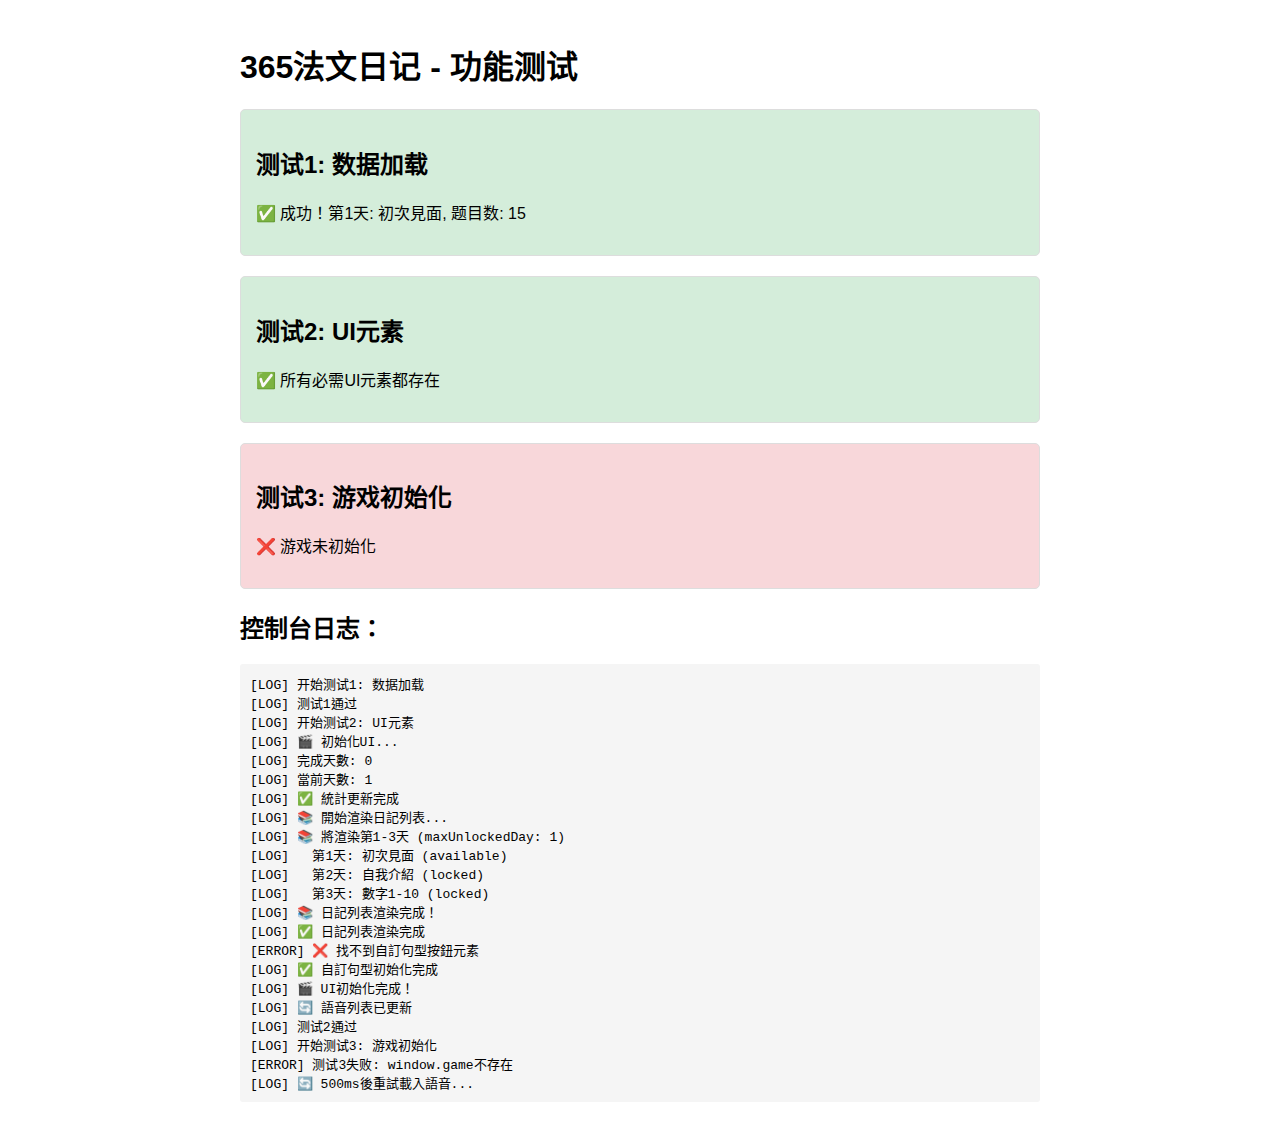
<file: test_quick.html>
<!DOCTYPE html>
<html lang="zh-TW">
<head>
    <meta charset="UTF-8">
    <meta name="viewport" content="width=device-width, initial-scale=1.0">
    <title>快速测试</title>
    <style>
        body {
            font-family: Arial, sans-serif;
            padding: 20px;
            max-width: 800px;
            margin: 0 auto;
        }
        .test-section {
            margin: 20px 0;
            padding: 15px;
            border: 1px solid #ddd;
            border-radius: 5px;
        }
        .success { background-color: #d4edda; }
        .error { background-color: #f8d7da; }
        pre {
            background: #f5f5f5;
            padding: 10px;
            border-radius: 3px;
            overflow-x: auto;
        }
    </style>
</head>
<body>
    <h1>365法文日记 - 功能测试</h1>
    
    <div id="test1" class="test-section">
        <h2>测试1: 数据加载</h2>
        <p id="test1-result">测试中...</p>
    </div>
    
    <div id="test2" class="test-section">
        <h2>测试2: UI元素</h2>
        <p id="test2-result">测试中...</p>
    </div>
    
    <div id="test3" class="test-section">
        <h2>测试3: 游戏初始化</h2>
        <p id="test3-result">测试中...</p>
    </div>

    <h2>控制台日志：</h2>
    <pre id="console-log"></pre>

    <script src="data.js"></script>
    <script>
        const logs = [];
        const originalLog = console.log;
        const originalError = console.error;
        
        console.log = function(...args) {
            logs.push('[LOG] ' + args.join(' '));
            originalLog.apply(console, args);
            document.getElementById('console-log').textContent = logs.join('\n');
        };
        
        console.error = function(...args) {
            logs.push('[ERROR] ' + args.join(' '));
            originalError.apply(console, args);
            document.getElementById('console-log').textContent = logs.join('\n');
        };

        // 测试1: 数据加载
        console.log('开始测试1: 数据加载');
        try {
            const day1 = window.getDayContent(1);
            if (day1 && day1.title && day1.questions) {
                document.getElementById('test1-result').textContent = `✅ 成功！第1天: ${day1.title}, 题目数: ${day1.questions.length}`;
                document.getElementById('test1').classList.add('success');
                console.log('测试1通过');
            } else {
                throw new Error('数据格式不正确');
            }
        } catch (error) {
            document.getElementById('test1-result').textContent = `❌ 失败: ${error.message}`;
            document.getElementById('test1').classList.add('error');
            console.error('测试1失败:', error);
        }

        // 测试2: UI元素
        console.log('开始测试2: UI元素');
        window.addEventListener('DOMContentLoaded', () => {
            setTimeout(() => {
                const requiredElements = [
                    'currentDay',
                    'completedDays', 
                    'totalStars',
                    'diaryList',
                    'startBtn',
                    'welcomeScreen',
                    'gameScreen'
                ];
                
                const missing = [];
                requiredElements.forEach(id => {
                    if (!document.getElementById(id)) {
                        missing.push(id);
                    }
                });
                
                if (missing.length === 0) {
                    document.getElementById('test2-result').textContent = '✅ 所有必需UI元素都存在';
                    document.getElementById('test2').classList.add('success');
                    console.log('测试2通过');
                } else {
                    document.getElementById('test2-result').textContent = `❌ 缺少元素: ${missing.join(', ')}`;
                    document.getElementById('test2').classList.add('error');
                    console.error('测试2失败，缺少元素:', missing);
                }
                
                // 测试3: 游戏初始化
                console.log('开始测试3: 游戏初始化');
                if (window.game) {
                    document.getElementById('test3-result').textContent = `✅ 游戏已初始化！当前天数: ${window.game.currentDay}, 完成天数: ${window.game.completedDays.length}`;
                    document.getElementById('test3').classList.add('success');
                    console.log('测试3通过');
                } else {
                    document.getElementById('test3-result').textContent = '❌ 游戏未初始化';
                    document.getElementById('test3').classList.add('error');
                    console.error('测试3失败: window.game不存在');
                }
            }, 100);
        });
    </script>
    
    <!-- 加载实际的HTML片段来测试 -->
    <div style="display: none;">
        <div id="currentDay"></div>
        <div id="completedDays"></div>
        <div id="totalStars"></div>
        <div id="diaryList"></div>
        <button id="startBtn">开始</button>
        <div id="welcomeScreen"></div>
        <div id="gameScreen"></div>
    </div>
    
    <script src="game.js"></script>
</body>
</html>
</file>
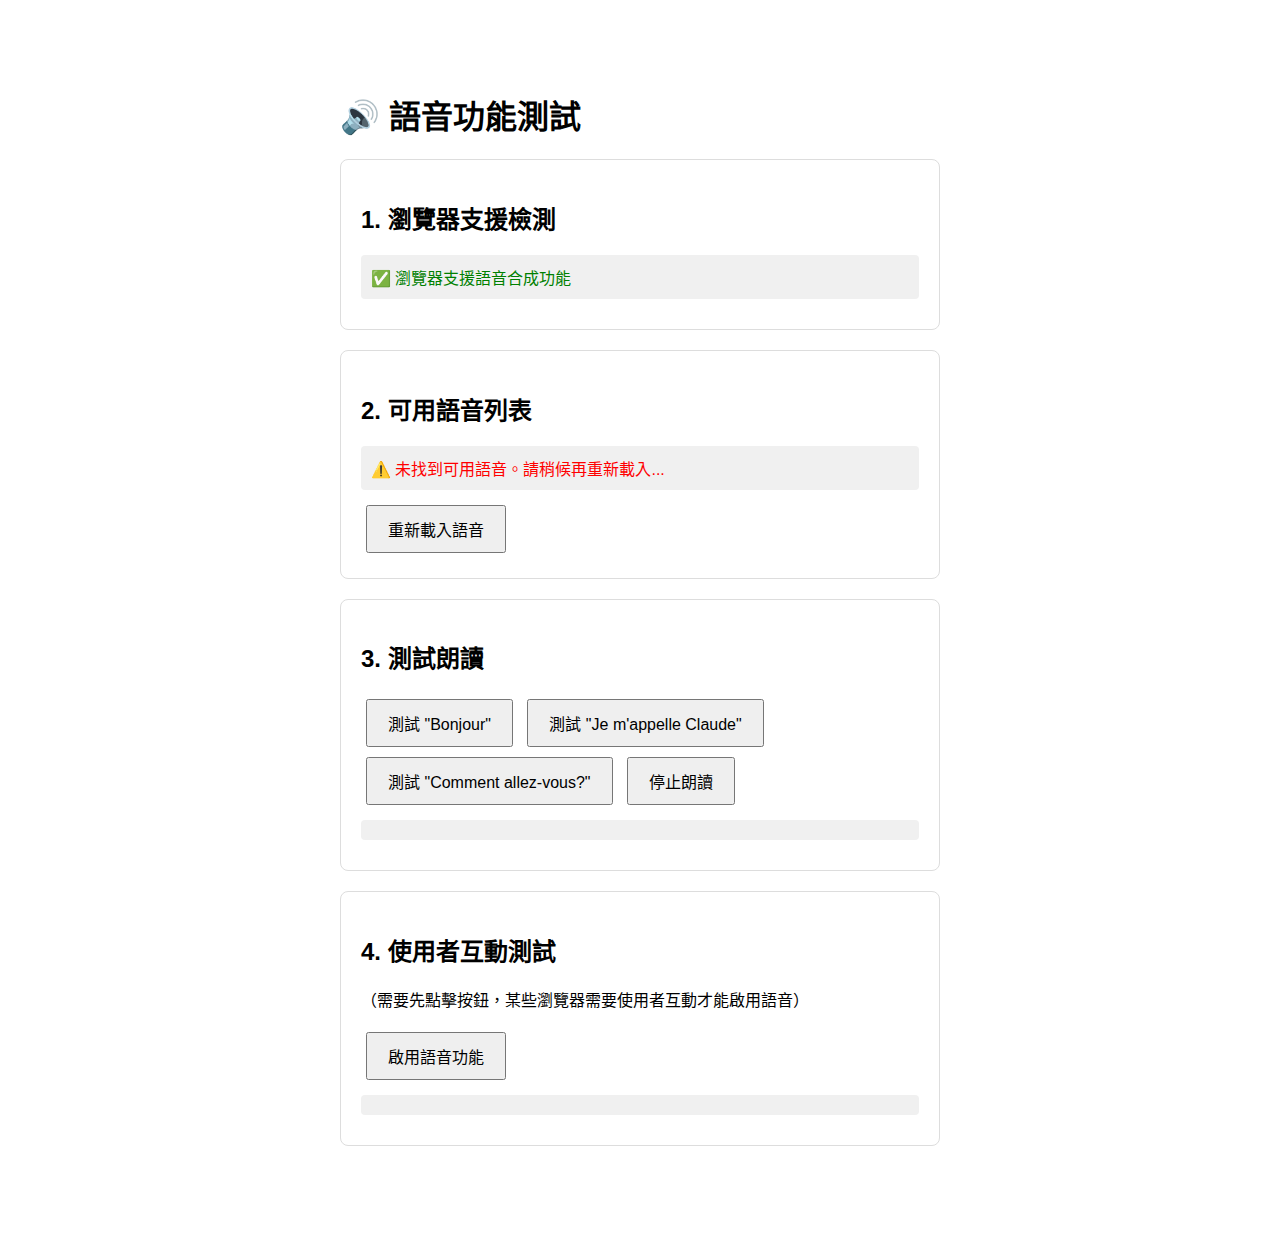
<file: voice_test.html>
<!DOCTYPE html>
<html lang="zh-TW">
<head>
    <meta charset="UTF-8">
    <meta name="viewport" content="width=device-width, initial-scale=1.0">
    <title>語音測試</title>
    <style>
        body {
            font-family: Arial, sans-serif;
            max-width: 600px;
            margin: 50px auto;
            padding: 20px;
        }
        .test-section {
            margin: 20px 0;
            padding: 20px;
            border: 1px solid #ddd;
            border-radius: 8px;
        }
        button {
            padding: 10px 20px;
            margin: 5px;
            font-size: 16px;
            cursor: pointer;
        }
        .info {
            background: #f0f0f0;
            padding: 10px;
            margin: 10px 0;
            border-radius: 4px;
        }
        .error {
            color: red;
        }
        .success {
            color: green;
        }
    </style>
</head>
<body>
    <h1>🔊 語音功能測試</h1>
    
    <div class="test-section">
        <h2>1. 瀏覽器支援檢測</h2>
        <div id="browserSupport" class="info">檢查中...</div>
    </div>
    
    <div class="test-section">
        <h2>2. 可用語音列表</h2>
        <div id="voicesList" class="info">載入中...</div>
        <button onclick="reloadVoices()">重新載入語音</button>
    </div>
    
    <div class="test-section">
        <h2>3. 測試朗讀</h2>
        <button onclick="testSpeak('Bonjour')">測試 "Bonjour"</button>
        <button onclick="testSpeak('Je mappelle Claude')">測試 "Je m'appelle Claude"</button>
        <button onclick="testSpeak('Comment allez-vous?')">測試 "Comment allez-vous?"</button>
        <button onclick="stopSpeaking()">停止朗讀</button>
        <div id="speakStatus" class="info"></div>
    </div>
    
    <div class="test-section">
        <h2>4. 使用者互動測試</h2>
        <p>（需要先點擊按鈕，某些瀏覽器需要使用者互動才能啟用語音）</p>
        <button onclick="enableVoice()">啟用語音功能</button>
        <div id="interactionStatus" class="info"></div>
    </div>

    <script>
        let synth = window.speechSynthesis;
        let voices = [];
        let frenchVoice = null;

        // 檢查瀏覽器支援
        function checkBrowserSupport() {
            const supportDiv = document.getElementById('browserSupport');
            if ('speechSynthesis' in window) {
                supportDiv.innerHTML = '<span class="success">✅ 瀏覽器支援語音合成功能</span>';
                return true;
            } else {
                supportDiv.innerHTML = '<span class="error">❌ 瀏覽器不支援語音合成功能</span>';
                return false;
            }
        }

        // 載入語音
        function loadVoices() {
            voices = synth.getVoices();
            console.log('載入的語音數量:', voices.length);
            console.log('所有語音:', voices);
            
            const voicesDiv = document.getElementById('voicesList');
            
            if (voices.length === 0) {
                voicesDiv.innerHTML = '<span class="error">⚠️ 未找到可用語音。請稍候再重新載入...</span>';
                return;
            }
            
            // 尋找法文語音
            const frenchVoices = voices.filter(voice => 
                voice.lang.startsWith('fr') || voice.lang.includes('fr')
            );
            
            frenchVoice = frenchVoices[0] || voices[0];
            
            let html = `<strong>找到 ${voices.length} 個語音</strong><br>`;
            html += `<strong>法文語音: ${frenchVoices.length} 個</strong><br><br>`;
            
            if (frenchVoices.length > 0) {
                html += '<span class="success">✅ 可用的法文語音：</span><br>';
                frenchVoices.forEach(voice => {
                    html += `- ${voice.name} (${voice.lang}) ${voice.default ? '[預設]' : ''}<br>`;
                });
            } else {
                html += '<span class="error">⚠️ 未找到法文語音，將使用預設語音</span><br>';
            }
            
            html += '<br>所有語音（前10個）：<br>';
            voices.slice(0, 10).forEach(voice => {
                html += `- ${voice.name} (${voice.lang})<br>`;
            });
            
            voicesDiv.innerHTML = html;
        }

        function reloadVoices() {
            loadVoices();
        }

        // 測試朗讀
        function testSpeak(text) {
            const statusDiv = document.getElementById('speakStatus');
            
            // 先取消當前朗讀
            synth.cancel();
            
            if (voices.length === 0) {
                statusDiv.innerHTML = '<span class="error">❌ 沒有可用的語音。請先重新載入語音。</span>';
                loadVoices(); // 嘗試重新載入
                return;
            }
            
            const utterance = new SpeechSynthesisUtterance(text);
            utterance.voice = frenchVoice;
            utterance.lang = 'fr-FR';
            utterance.rate = 0.9;
            utterance.pitch = 1;
            utterance.volume = 1;
            
            utterance.onstart = () => {
                console.log('開始朗讀:', text);
                statusDiv.innerHTML = `<span class="success">🔊 正在朗讀: "${text}"</span>`;
            };
            
            utterance.onend = () => {
                console.log('朗讀結束');
                statusDiv.innerHTML += '<br><span class="success">✅ 朗讀完成</span>';
            };
            
            utterance.onerror = (event) => {
                console.error('語音錯誤:', event);
                statusDiv.innerHTML = `<span class="error">❌ 錯誤: ${event.error}<br>詳情: ${event.message || '無'}</span>`;
            };
            
            console.log('嘗試播放:', utterance);
            synth.speak(utterance);
            
            // 檢查是否真的在播放
            setTimeout(() => {
                if (!synth.speaking && !synth.pending) {
                    statusDiv.innerHTML += '<br><span class="error">⚠️ 語音可能未能播放。請檢查瀏覽器設定或嘗試使用者互動測試。</span>';
                }
            }, 100);
        }

        function stopSpeaking() {
            synth.cancel();
            document.getElementById('speakStatus').innerHTML = '<span>⏹️ 已停止</span>';
        }

        // 啟用語音（需要使用者互動）
        function enableVoice() {
            const statusDiv = document.getElementById('interactionStatus');
            
            // 播放一個短暫的靜音來啟用語音
            const utterance = new SpeechSynthesisUtterance('');
            synth.speak(utterance);
            
            statusDiv.innerHTML = '<span class="success">✅ 語音功能已啟用</span>';
            
            // 然後測試一個法文單字
            setTimeout(() => {
                testSpeak('Bonjour');
            }, 100);
        }

        // 初始化
        checkBrowserSupport();
        loadVoices();

        // 監聽語音載入事件
        if (synth.onvoiceschanged !== undefined) {
            synth.onvoiceschanged = loadVoices;
        }

        // 多次重試載入
        const retryLoad = (attempt, maxAttempts) => {
            setTimeout(() => {
                if (voices.length === 0 && attempt < maxAttempts) {
                    console.log(`第 ${attempt + 1} 次延遲載入語音...`);
                    loadVoices();
                    retryLoad(attempt + 1, maxAttempts);
                }
            }, 1000 * attempt);
        };
        
        retryLoad(1, 5);
        
        // 使用者點擊時強制載入
        document.addEventListener('click', function forceLoadOnce() {
            const newVoices = synth.getVoices();
            if (newVoices.length > voices.length) {
                console.log('✅ 點擊後載入成功！');
                loadVoices();
                document.removeEventListener('click', forceLoadOnce);
            }
        }, { once: false });
    </script>
</body>
</html>
</file>
<file: style.css>
/* 365法文日記 - 樣式表 */

:root {
    --primary-color: #4a90e2;
    --secondary-color: #7b68ee;
    --success-color: #50c878;
    --warning-color: #ffa500;
    --danger-color: #ff6b6b;
    --bg-primary: #f8f9fa;
    --bg-secondary: #ffffff;
    --text-primary: #2c3e50;
    --text-secondary: #6c757d;
    --border-color: #dee2e6;
    --shadow: 0 2px 10px rgba(0,0,0,0.1);
    --shadow-hover: 0 4px 20px rgba(0,0,0,0.15);
}

* {
    margin: 0;
    padding: 0;
    box-sizing: border-box;
}

body {
    font-family: 'Segoe UI', Tahoma, Geneva, Verdana, sans-serif;
    background: linear-gradient(135deg, #667eea 0%, #764ba2 100%);
    color: var(--text-primary);
    line-height: 1.6;
    min-height: 100vh;
}

.container {
    max-width: 1400px;
    margin: 0 auto;
    padding: 20px;
}

/* 頁首 */
.header {
    background: var(--bg-secondary);
    border-radius: 15px;
    padding: 30px;
    margin-bottom: 20px;
    box-shadow: var(--shadow);
    text-align: center;
}

.header h1 {
    font-size: 2.5rem;
    color: var(--primary-color);
    margin-bottom: 10px;
}

.subtitle {
    color: var(--text-secondary);
    font-size: 1.1rem;
    margin-bottom: 20px;
}

.header-stats {
    display: flex;
    justify-content: center;
    gap: 40px;
    margin-top: 20px;
}

.stat {
    display: flex;
    align-items: baseline;
    gap: 5px;
}

.stat-label {
    font-size: 0.9rem;
    color: var(--text-secondary);
}

.stat-value {
    font-size: 2rem;
    font-weight: bold;
    color: var(--primary-color);
}

/* 主要內容區 */
.main-content {
    display: grid;
    grid-template-columns: 280px 1fr 300px;
    gap: 20px;
    min-height: 600px;
}

/* 側邊欄共用樣式 */
.diary-sidebar, .notes-sidebar {
    background: var(--bg-secondary);
    border-radius: 15px;
    padding: 20px;
    box-shadow: var(--shadow);
    overflow-y: auto;
    max-height: calc(100vh - 250px);
}

.diary-sidebar h2, .notes-sidebar h2 {
    font-size: 1.3rem;
    margin-bottom: 15px;
    color: var(--primary-color);
}

/* 日記篩選 */
.diary-filter {
    display: flex;
    gap: 5px;
    margin-bottom: 15px;
}

.filter-btn {
    flex: 1;
    padding: 8px;
    border: 1px solid var(--border-color);
    background: white;
    border-radius: 8px;
    cursor: pointer;
    font-size: 0.85rem;
    transition: all 0.3s;
}

.filter-btn:hover {
    background: var(--bg-primary);
}

.filter-btn.active {
    background: var(--primary-color);
    color: white;
    border-color: var(--primary-color);
}

/* 日記列表 */
.diary-list {
    display: flex;
    flex-direction: column;
    gap: 10px;
}

.diary-item {
    padding: 15px;
    background: var(--bg-primary);
    border-radius: 10px;
    cursor: pointer;
    transition: all 0.3s;
    border-left: 4px solid transparent;
}

.diary-item:hover:not(.locked) {
    transform: translateX(5px);
    box-shadow: var(--shadow);
    border-left-color: var(--primary-color);
}

.diary-item.current {
    border-left-color: var(--warning-color);
    background: #fff8dc;
}

.diary-item.locked {
    opacity: 0.5;
    cursor: not-allowed;
}

.diary-item-header {
    display: flex;
    justify-content: space-between;
    align-items: center;
    margin-bottom: 5px;
}

.diary-day {
    font-weight: bold;
    color: var(--primary-color);
}

.diary-stars {
    font-size: 0.9rem;
}

.diary-lock {
    font-size: 1.2rem;
}

.diary-item-title {
    font-size: 0.9rem;
    color: var(--text-secondary);
}

/* 遊戲區域 */
.game-area {
    background: var(--bg-secondary);
    border-radius: 15px;
    padding: 30px;
    box-shadow: var(--shadow);
    position: relative;
}

/* 歡迎畫面 */
.welcome-screen {
    text-align: center;
    padding: 40px 20px;
}

.welcome-content h2 {
    color: var(--primary-color);
    font-size: 2rem;
    margin-bottom: 20px;
}

.welcome-content p {
    font-size: 1.1rem;
    margin-bottom: 15px;
    color: var(--text-secondary);
}

.difficulty-info {
    display: grid;
    grid-template-columns: repeat(3, 1fr);
    gap: 20px;
    margin: 40px 0;
}

.diff-card {
    background: var(--bg-primary);
    padding: 25px;
    border-radius: 12px;
    transition: all 0.3s;
}

.diff-card:hover {
    transform: translateY(-5px);
    box-shadow: var(--shadow-hover);
}

.diff-icon {
    font-size: 3rem;
    display: block;
    margin-bottom: 10px;
}

.diff-card h3 {
    color: var(--primary-color);
    margin-bottom: 10px;
}

.diff-card p {
    font-size: 0.9rem;
    color: var(--text-secondary);
}

/* 按鈕樣式 */
.btn-primary, .btn-secondary, .btn-submit {
    padding: 15px 40px;
    border: none;
    border-radius: 10px;
    font-size: 1.1rem;
    font-weight: bold;
    cursor: pointer;
    transition: all 0.3s;
    margin: 10px;
}

.btn-primary {
    background: var(--primary-color);
    color: white;
}

.btn-primary:hover {
    background: #3a7bc8;
    transform: translateY(-2px);
    box-shadow: var(--shadow-hover);
}

.btn-secondary {
    background: var(--text-secondary);
    color: white;
}

.btn-secondary:hover {
    background: #5a6268;
}

.btn-submit {
    background: var(--success-color);
    color: white;
    padding: 12px 30px;
}

.btn-submit:hover {
    background: #40a868;
}

/* 遊戲畫面 */
.level-header {
    margin-bottom: 30px;
    padding-bottom: 20px;
    border-bottom: 2px solid var(--border-color);
}

.level-info {
    margin-bottom: 15px;
}

.level-badge {
    display: inline-block;
    background: var(--primary-color);
    color: white;
    padding: 5px 15px;
    border-radius: 20px;
    font-size: 0.9rem;
    font-weight: bold;
}

.level-info h2 {
    font-size: 1.8rem;
    color: var(--text-primary);
    margin: 10px 0;
}

.level-difficulty {
    font-size: 1.1rem;
    color: var(--text-secondary);
}

/* 語音控制 */
.voice-controls {
    display: flex;
    align-items: center;
    gap: 20px;
    margin: 15px 0;
    padding: 15px;
    background: var(--bg-primary);
    border-radius: 10px;
}

.voice-control-btn {
    padding: 10px 20px;
    border: 2px solid var(--border-color);
    background: white;
    border-radius: 8px;
    cursor: pointer;
    font-size: 0.9rem;
    transition: all 0.3s;
    display: flex;
    align-items: center;
    gap: 5px;
}

.voice-control-btn:hover {
    background: var(--bg-primary);
    transform: translateY(-2px);
}

.voice-control-btn.active {
    background: var(--primary-color);
    color: white;
    border-color: var(--primary-color);
}

.speed-control {
    display: flex;
    align-items: center;
    gap: 10px;
}

.speed-control label {
    font-size: 0.9rem;
    color: var(--text-secondary);
}

.speed-control input[type="range"] {
    width: 100px;
    height: 6px;
    border-radius: 3px;
    background: var(--border-color);
    outline: none;
    cursor: pointer;
}

.speed-control input[type="range"]::-webkit-slider-thumb {
    appearance: none;
    width: 16px;
    height: 16px;
    border-radius: 50%;
    background: var(--primary-color);
    cursor: pointer;
}

.speed-control input[type="range"]::-moz-range-thumb {
    width: 16px;
    height: 16px;
    border-radius: 50%;
    background: var(--primary-color);
    cursor: pointer;
    border: none;
}

#speedValue {
    font-size: 0.9rem;
    font-weight: bold;
    color: var(--primary-color);
    min-width: 40px;
}

/* 語音按鈕 */
.voice-btn {
    background: var(--primary-color);
    color: white;
    border: none;
    border-radius: 50%;
    width: 35px;
    height: 35px;
    font-size: 1rem;
    cursor: pointer;
    transition: all 0.3s;
    display: inline-flex;
    align-items: center;
    justify-content: center;
    margin-left: 10px;
}

.voice-btn:hover {
    background: var(--secondary-color);
    transform: scale(1.1);
}

.voice-btn-inline {
    background: var(--primary-color);
    color: white;
    border: none;
    border-radius: 6px;
    padding: 5px 12px;
    font-size: 0.85rem;
    cursor: pointer;
    transition: all 0.3s;
    margin-left: 10px;
    display: inline-flex;
    align-items: center;
    gap: 5px;
}

.voice-btn-inline:hover {
    background: var(--secondary-color);
    transform: scale(1.05);
}

/* 選項按鈕調整 */
.option-btn {
    display: flex;
    align-items: center;
    justify-content: space-between;
    gap: 10px;
}

.option-text {
    flex: 1;
    text-align: left;
}

/* 進度條 */
.level-progress {
    display: flex;
    align-items: center;
    gap: 15px;
}

.progress-bar {
    flex: 1;
    height: 20px;
    background: var(--bg-primary);
    border-radius: 10px;
    overflow: hidden;
}

.progress-fill {
    height: 100%;
    background: linear-gradient(90deg, var(--primary-color), var(--secondary-color));
    border-radius: 10px;
    transition: width 0.5s ease;
}

.progress-text {
    font-weight: bold;
    color: var(--primary-color);
    min-width: 80px;
}

/* 故事面板 */
.story-panel {
    margin-bottom: 30px;
}

.story-text {
    background: linear-gradient(135deg, #667eea15 0%, #764ba215 100%);
    padding: 30px;
    border-radius: 12px;
    font-size: 1.1rem;
    line-height: 1.8;
    margin-bottom: 20px;
    border-left: 4px solid var(--primary-color);
}

.btn-start-quest {
    display: block;
    margin: 0 auto;
}

/* 問題面板 */
.question-panel {
    margin-top: 20px;
}

.question-title {
    color: var(--primary-color);
    font-size: 1.3rem;
    margin-bottom: 15px;
}

.question-content {
    font-size: 1.2rem;
    margin-bottom: 25px;
    padding: 20px;
    background: var(--bg-primary);
    border-radius: 10px;
}

.hint {
    margin-top: 15px;
    padding: 12px;
    background: #fff8dc;
    border-radius: 8px;
    font-size: 0.95rem;
    color: var(--warning-color);
    border-left: 3px solid var(--warning-color);
}

/* 選項按鈕 */
.answer-options {
    display: grid;
    grid-template-columns: repeat(2, 1fr);
    gap: 15px;
    margin-top: 20px;
}

.option-btn {
    padding: 20px;
    border: 2px solid var(--border-color);
    background: white;
    border-radius: 12px;
    font-size: 1.1rem;
    cursor: pointer;
    transition: all 0.3s;
}

.option-btn:hover {
    border-color: var(--primary-color);
    background: var(--bg-primary);
    transform: scale(1.02);
}

.option-btn.selected {
    border-color: var(--primary-color);
    background: var(--primary-color);
    color: white;
}

/* 輸入答案 */
.answer-input-container {
    display: flex;
    flex-direction: column;
    gap: 15px;
    margin-top: 20px;
}

.answer-input {
    width: 100%;
    padding: 15px;
    border: 2px solid var(--border-color);
    border-radius: 10px;
    font-size: 1.1rem;
    transition: border-color 0.3s;
    min-height: 50px;
}

.answer-input:focus {
    outline: none;
    border-color: var(--primary-color);
}

/* 法文虛擬鍵盤 */
.french-keyboard {
    background: linear-gradient(135deg, #f5f7fa 0%, #c3cfe2 100%);
    border: 2px solid var(--primary-color);
    border-radius: 15px;
    padding: 20px;
    margin: 10px 0;
    box-shadow: 0 4px 15px rgba(74, 144, 226, 0.2);
}

.keyboard-title {
    font-size: 1rem;
    font-weight: 600;
    color: var(--primary-color);
    margin-bottom: 15px;
    text-align: center;
    display: flex;
    align-items: center;
    justify-content: center;
    gap: 8px;
}

.keyboard-title::before {
    content: "⌨️";
}

.keyboard-buttons {
    display: grid;
    grid-template-columns: repeat(auto-fit, minmax(50px, 1fr));
    gap: 8px;
    margin-bottom: 12px;
}

.key-btn {
    background: linear-gradient(135deg, #667eea 0%, #764ba2 100%);
    color: white;
    border: none;
    border-radius: 8px;
    padding: 12px 8px;
    font-size: 1.3rem;
    font-weight: 600;
    cursor: pointer;
    transition: all 0.2s ease;
    box-shadow: 0 2px 5px rgba(0,0,0,0.1);
    min-width: 45px;
}

.key-btn:hover {
    transform: translateY(-2px);
    box-shadow: 0 4px 10px rgba(0,0,0,0.2);
    background: linear-gradient(135deg, #764ba2 0%, #667eea 100%);
}

.key-btn:active {
    transform: translateY(0);
    box-shadow: 0 1px 3px rgba(0,0,0,0.1);
}

.key-btn.uppercase {
    background: linear-gradient(135deg, #f093fb 0%, #f5576c 100%);
}

.key-btn.uppercase:hover {
    background: linear-gradient(135deg, #f5576c 0%, #f093fb 100%);
}

.keyboard-hint {
    text-align: center;
    font-size: 0.85rem;
    color: var(--text-secondary);
    margin-top: 8px;
    font-style: italic;
}

/* 排序題樣式 */
.sorting-area {
    margin-top: 20px;
}

.sorting-instruction {
    text-align: center;
    color: var(--text-secondary);
    margin-bottom: 15px;
    font-size: 0.95rem;
}

.word-bank {
    display: flex;
    flex-wrap: wrap;
    gap: 10px;
    padding: 20px;
    background: var(--bg-primary);
    border-radius: 10px;
    margin-bottom: 20px;
    min-height: 80px;
    justify-content: center;
    align-items: center;
}

.word-card {
    padding: 12px 24px;
    background: linear-gradient(135deg, #667eea 0%, #764ba2 100%);
    color: white;
    border-radius: 8px;
    cursor: move;
    font-size: 1.1rem;
    font-weight: 600;
    box-shadow: 0 2px 8px rgba(0,0,0,0.15);
    transition: all 0.3s;
    user-select: none;
}

.word-card:hover {
    transform: translateY(-3px);
    box-shadow: 0 4px 12px rgba(0,0,0,0.25);
}

.word-card.dragging {
    opacity: 0.5;
    transform: scale(0.9);
}

.sentence-builder {
    padding: 25px;
    background: white;
    border: 3px dashed var(--primary-color);
    border-radius: 12px;
    min-height: 100px;
    display: flex;
    flex-wrap: wrap;
    gap: 10px;
    align-items: center;
    justify-content: center;
    margin-bottom: 20px;
    transition: all 0.3s;
}

.sentence-builder.drag-over {
    background: var(--bg-primary);
    border-color: var(--success-color);
    transform: scale(1.02);
}

.sentence-builder .placeholder {
    color: var(--text-secondary);
    font-style: italic;
    font-size: 1rem;
}

.sentence-word {
    padding: 12px 24px;
    background: var(--success-color);
    color: white;
    border-radius: 8px;
    font-size: 1.1rem;
    font-weight: 600;
    cursor: pointer;
    transition: all 0.2s;
    box-shadow: 0 2px 6px rgba(0,0,0,0.1);
}

.sentence-word:hover {
    background: var(--danger-color);
    transform: scale(0.95);
}

/* 反饋面板 */
.feedback-panel {
    display: flex;
    justify-content: center;
    align-items: center;
    min-height: 300px;
}

.feedback-content {
    text-align: center;
    padding: 40px;
    max-width: 500px;
}

.feedback-icon {
    font-size: 5rem;
    margin-bottom: 20px;
}

.feedback-content h3 {
    font-size: 2rem;
    margin-bottom: 15px;
}

.feedback-content p {
    font-size: 1.1rem;
    margin-bottom: 15px;
    color: var(--text-secondary);
}

.vocab-learned {
    background: var(--bg-primary);
    padding: 20px;
    border-radius: 10px;
    margin-top: 20px;
    text-align: left;
}

/* 寫作題型樣式 */
.writing-feedback {
    text-align: left;
    margin-top: 15px;
}

.user-writing {
    background: #fff8e1;
    border-left: 4px solid #ffa500;
    padding: 15px;
    margin: 15px 0;
    border-radius: 8px;
    font-size: 1rem;
    line-height: 1.8;
    white-space: pre-wrap;
    word-wrap: break-word;
}

.sample-answer {
    background: #e8f5e9;
    border-left: 4px solid #50c878;
    padding: 15px;
    margin: 15px 0;
    border-radius: 8px;
    font-size: 1rem;
    line-height: 1.8;
    position: relative;
}

.keywords {
    background: #e3f2fd;
    padding: 10px 15px;
    border-radius: 8px;
    margin: 10px 0;
    font-size: 0.95rem;
    color: var(--primary-color);
    font-weight: 500;
}

.writing-feedback p {
    margin: 10px 0;
}

.writing-feedback strong {
    color: var(--primary-color);
    font-weight: 600;
}

/* 完成畫面 */
.level-complete {
    display: flex;
    justify-content: center;
    align-items: center;
    min-height: 500px;
}

.complete-content {
    text-align: center;
    max-width: 600px;
}

.complete-content h2 {
    font-size: 2rem;
    color: var(--success-color);
    margin-bottom: 25px;
}

.stars-earned {
    font-size: 4rem;
    margin-bottom: 25px;
}

.level-summary {
    background: var(--bg-primary);
    padding: 20px;
    border-radius: 10px;
    margin-bottom: 25px;
}

.level-summary p {
    font-size: 1.1rem;
    margin: 10px 0;
}

/* 日記預覽 */
.diary-preview {
    background: linear-gradient(135deg, #667eea15 0%, #764ba215 100%);
    padding: 25px;
    border-radius: 12px;
    margin-bottom: 25px;
    text-align: left;
}

.diary-preview h3 {
    color: var(--primary-color);
    margin-bottom: 15px;
}

.diary-entry h4 {
    margin-bottom: 10px;
}

.learned-words {
    margin-top: 15px;
    padding-top: 15px;
    border-top: 1px solid var(--border-color);
}

.word-tag {
    display: inline-block;
    background: var(--primary-color);
    color: white;
    padding: 5px 12px;
    border-radius: 15px;
    font-size: 0.9rem;
    margin: 5px;
}

.complete-actions {
    display: flex;
    justify-content: center;
    gap: 15px;
}

/* 筆記側邊欄 */
.notes-content {
    margin-bottom: 20px;
}

.notes-empty {
    text-align: center;
    color: var(--text-secondary);
    padding: 30px 10px;
    font-style: italic;
}

.note-item {
    background: var(--bg-primary);
    padding: 15px;
    border-radius: 10px;
    margin-bottom: 15px;
}

.note-item h4 {
    color: var(--primary-color);
    margin-bottom: 8px;
    font-size: 1rem;
}

.note-item p {
    font-size: 0.95rem;
    color: var(--text-secondary);
}

/* 模態框 */
.modal {
    display: none;
    position: fixed;
    top: 0;
    left: 0;
    width: 100%;
    height: 100%;
    background: rgba(0, 0, 0, 0.6);
    z-index: 1000;
    justify-content: center;
    align-items: center;
}

.modal-content {
    background: white;
    border-radius: 15px;
    padding: 30px;
    max-width: 700px;
    max-height: 80vh;
    overflow-y: auto;
    position: relative;
    box-shadow: var(--shadow-hover);
}

.modal-close {
    position: absolute;
    top: 15px;
    right: 20px;
    font-size: 2rem;
    cursor: pointer;
    color: var(--text-secondary);
}

.modal-close:hover {
    color: var(--text-primary);
}

#modalTitle {
    color: var(--primary-color);
    margin-bottom: 20px;
    padding-right: 30px;
}

/* 日記詳情 */
.diary-detail {
    line-height: 1.8;
}

.diary-stats {
    display: flex;
    justify-content: space-around;
    background: var(--bg-primary);
    padding: 15px;
    border-radius: 10px;
    margin-bottom: 20px;
    font-size: 0.9rem;
}

.diary-story, .diary-reflection, .diary-vocabulary {
    margin-bottom: 25px;
}

.diary-story h3, .diary-reflection h3, .diary-vocabulary h3 {
    color: var(--primary-color);
    margin-bottom: 12px;
}

/* 雙語日記樣式 */
.diary-bilingual {
    display: grid;
    grid-template-columns: 1fr 1fr;
    gap: 20px;
    margin-top: 15px;
}

.diary-chinese, .diary-french {
    background: var(--bg-primary);
    padding: 20px;
    border-radius: 12px;
    border-left: 4px solid var(--primary-color);
}

.diary-french {
    border-left-color: var(--secondary-color);
    background: linear-gradient(135deg, #f5f7fa 0%, #e8ebf0 100%);
}

.diary-bilingual h5 {
    font-size: 1rem;
    color: var(--primary-color);
    margin-bottom: 10px;
    display: flex;
    align-items: center;
    gap: 5px;
}

.diary-french h5 {
    color: var(--secondary-color);
}

.diary-bilingual p {
    line-height: 1.8;
    color: var(--text-primary);
    margin-bottom: 10px;
}

.diary-french .voice-btn-inline {
    margin-top: 10px;
    margin-left: 0;
}

.diary-actions {
    margin-top: 30px;
    padding-top: 20px;
    border-top: 2px solid var(--border-color);
    text-align: center;
}

.diary-actions .btn-primary {
    padding: 12px 30px;
    font-size: 1rem;
}

.word-list {
    display: flex;
    flex-wrap: wrap;
    gap: 8px;
}

/* 手動存檔按鈕 */
.save-btn {
    background: var(--success-color);
    color: white;
    border: none;
    border-radius: 8px;
    padding: 8px 16px;
    font-size: 1.2rem;
    cursor: pointer;
    transition: all 0.3s;
    box-shadow: 0 2px 5px rgba(0,0,0,0.1);
    display: flex;
    align-items: center;
    gap: 5px;
}

.save-btn:hover {
    background: #45b86a;
    transform: translateY(-2px);
    box-shadow: 0 4px 10px rgba(0,0,0,0.2);
}

.save-btn:active {
    transform: translateY(0);
}

/* 存檔通知 */
.save-notification {
    position: fixed;
    top: 20px;
    right: 20px;
    background: var(--success-color);
    color: white;
    padding: 15px 25px;
    border-radius: 10px;
    box-shadow: 0 4px 15px rgba(0,0,0,0.3);
    font-size: 1rem;
    font-weight: 600;
    z-index: 10000;
    opacity: 0;
    transform: translateX(400px);
    transition: all 0.3s ease;
}

.save-notification.show {
    opacity: 1;
    transform: translateX(0);
}

/* 響應式設計 */
@media (max-width: 1200px) {
    .main-content {
        grid-template-columns: 250px 1fr;
    }
    
    .notes-sidebar {
        display: none;
    }
}

@media (max-width: 768px) {
    /* 容器調整 */
    .container {
        padding: 10px;
    }
    
    .main-content {
        grid-template-columns: 1fr;
        gap: 10px;
    }
    
    .diary-sidebar {
        max-height: 300px;
        padding: 12px;
    }
    
    /* 標題區域 */
    .header {
        padding: 20px 15px;
        margin-bottom: 10px;
    }
    
    .header h1 {
        font-size: 1.6rem;
    }
    
    .subtitle {
        font-size: 0.9rem;
        margin-bottom: 15px;
    }
    
    .header-stats {
        flex-direction: column;
        gap: 10px;
    }
    
    .stat-label {
        font-size: 0.8rem;
    }
    
    .stat-value {
        font-size: 1.5rem;
    }
    
    /* 歡迎畫面 */
    .welcome-content h2 {
        font-size: 1.5rem;
        margin-bottom: 15px;
    }
    
    .welcome-content p {
        font-size: 0.95rem;
        margin-bottom: 10px;
    }
    
    .difficulty-info {
        grid-template-columns: 1fr;
        gap: 12px;
        margin: 25px 0;
    }
    
    .diff-card {
        padding: 18px;
    }
    
    .diff-icon {
        font-size: 2.2rem;
        margin-bottom: 8px;
    }
    
    .diff-card h3 {
        font-size: 1.1rem;
        margin-bottom: 8px;
    }
    
    .diff-card p {
        font-size: 0.85rem;
    }
    
    /* 按鈕 */
    .btn-primary, .btn-secondary, .btn-submit {
        padding: 12px 25px;
        font-size: 0.95rem;
        margin: 8px;
    }
    
    /* 關卡資訊 */
    .level-header {
        margin-bottom: 20px;
        padding-bottom: 15px;
    }
    
    .level-badge {
        font-size: 0.8rem;
        padding: 4px 12px;
    }
    
    .level-info h2 {
        font-size: 1.4rem;
        margin: 8px 0;
    }
    
    .level-difficulty {
        font-size: 0.95rem;
    }
    
    /* 語音控制 */
    .voice-controls {
        flex-wrap: wrap;
        gap: 10px;
        padding: 12px;
    }
    
    .voice-control-btn {
        padding: 8px 15px;
        font-size: 0.85rem;
    }
    
    .speed-control {
        width: 100%;
        justify-content: center;
    }
    
    /* 故事與問題 */
    .story-text {
        padding: 20px 15px;
        font-size: 0.95rem;
        line-height: 1.6;
    }
    
    .question-title {
        font-size: 1.1rem;
        margin-bottom: 12px;
    }
    
    .question-content {
        font-size: 1rem;
        padding: 15px;
        margin-bottom: 20px;
    }
    
    .hint {
        padding: 10px;
        font-size: 0.85rem;
        margin-top: 12px;
    }
    
    /* 選項按鈕 */
    .answer-options {
        grid-template-columns: 1fr;
        gap: 10px;
    }
    
    .option-btn {
        padding: 15px;
        font-size: 0.95rem;
    }
    
    /* 輸入框 */
    .answer-input {
        padding: 12px;
        font-size: 1rem;
        min-height: 45px;
    }
    
    /* 手機版虛擬鍵盤優化 */
    .french-keyboard {
        padding: 12px;
        margin: 8px 0;
    }
    
    .keyboard-title {
        font-size: 0.85rem;
        margin-bottom: 8px;
    }
    
    .keyboard-buttons {
        grid-template-columns: repeat(5, 1fr);
        gap: 5px;
        margin-bottom: 8px;
    }
    
    .key-btn {
        padding: 10px 5px;
        font-size: 1rem;
        min-width: 38px;
    }
    
    .keyboard-hint {
        font-size: 0.75rem;
        margin-top: 6px;
    }
    
    /* 排序題 */
    .word-card {
        padding: 10px 18px;
        font-size: 0.95rem;
    }
    
    .sentence-builder {
        padding: 18px;
        min-height: 80px;
    }
    
    .sentence-word {
        padding: 10px 18px;
        font-size: 0.95rem;
    }
    
    /* 反饋面板 */
    .feedback-content {
        padding: 30px 20px;
    }
    
    .feedback-icon {
        font-size: 3.5rem;
        margin-bottom: 15px;
    }
    
    .feedback-content h3 {
        font-size: 1.5rem;
        margin-bottom: 12px;
    }
    
    .feedback-content p {
        font-size: 0.95rem;
        margin-bottom: 12px;
    }
    
    .vocab-learned {
        padding: 15px;
    }
    
    /* 完成畫面 */
    .complete-actions {
        flex-direction: column;
        gap: 10px;
    }
    
    /* 日記相關 */
    .diary-sidebar h2,
    .notes-sidebar h2 {
        font-size: 1.1rem;
        margin-bottom: 12px;
    }
    
    .diary-item {
        padding: 12px;
    }
    
    .filter-btn {
        padding: 6px;
        font-size: 0.8rem;
    }
    
    /* 雙語日記手機版 */
    .diary-bilingual {
        grid-template-columns: 1fr;
        gap: 15px;
    }
    
    .diary-chinese, .diary-french {
        padding: 15px;
    }
    
    .diary-bilingual h5 {
        font-size: 0.9rem;
        margin-bottom: 8px;
    }
    
    .diary-bilingual p {
        font-size: 0.9rem;
        line-height: 1.6;
    }
}

/* 動畫 */
@keyframes fadeIn {
    from {
        opacity: 0;
        transform: translateY(20px);
    }
    to {
        opacity: 1;
        transform: translateY(0);
    }
}

.story-panel, .question-panel, .feedback-panel, .level-complete {
    animation: fadeIn 0.5s ease;
}

/* 滾動條美化 */
.diary-sidebar::-webkit-scrollbar,
.notes-sidebar::-webkit-scrollbar,
.modal-content::-webkit-scrollbar {
    width: 8px;
}

.diary-sidebar::-webkit-scrollbar-thumb,
.notes-sidebar::-webkit-scrollbar-thumb,
.modal-content::-webkit-scrollbar-thumb {
    background: var(--primary-color);
    border-radius: 4px;
}

.diary-sidebar::-webkit-scrollbar-track,
.notes-sidebar::-webkit-scrollbar-track,
.modal-content::-webkit-scrollbar-track {
    background: var(--bg-primary);
}
</file>
